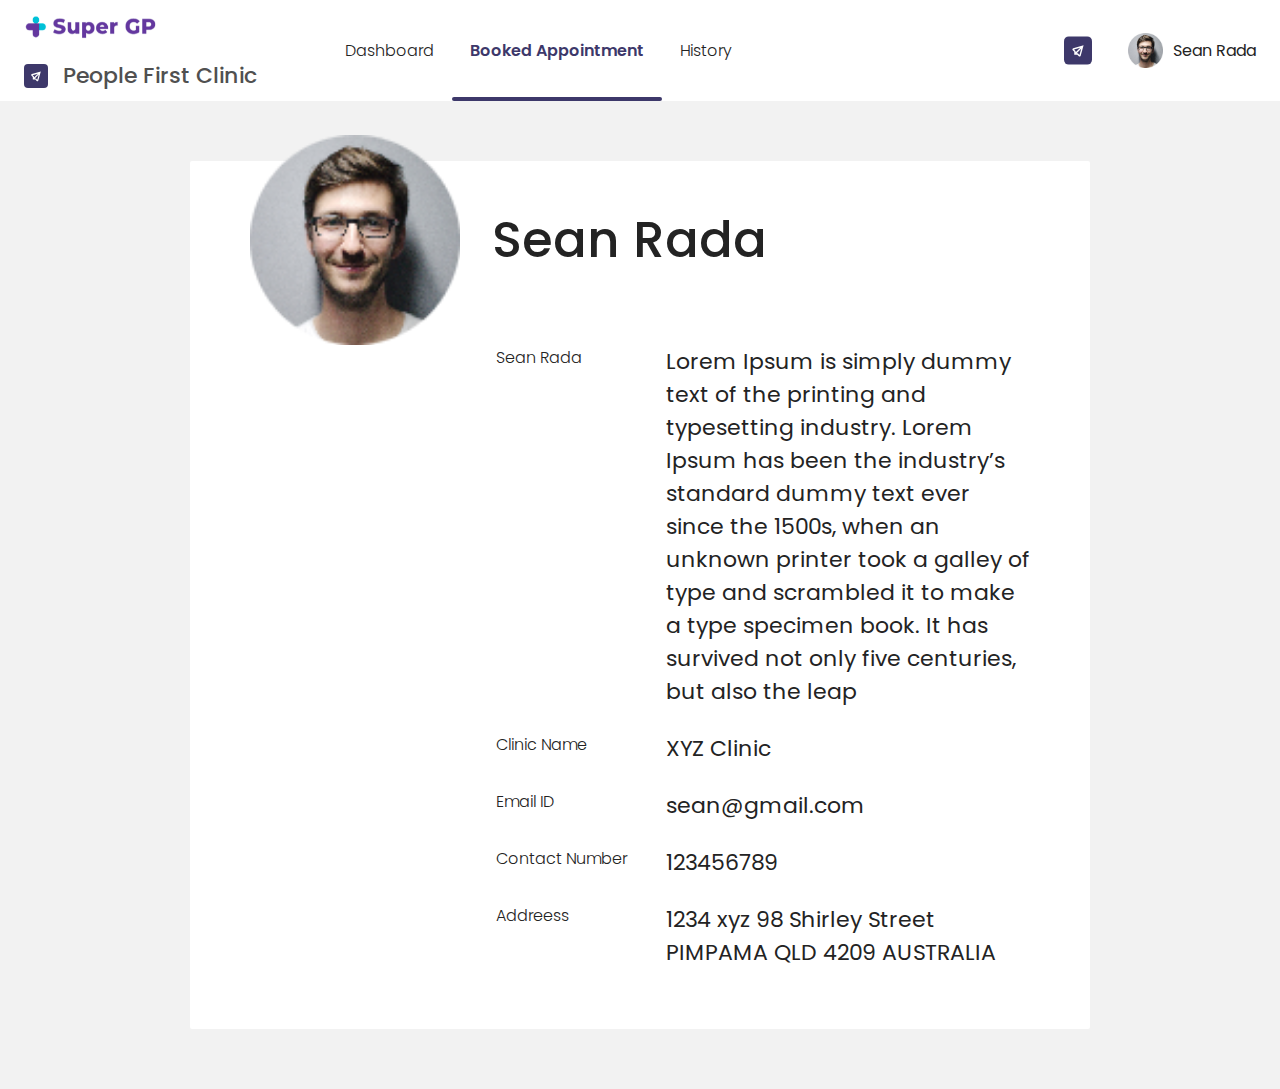
<file: index-10.html>
<!DOCTYPE html>
<html lang="en">
    <head>
        <meta charset="UTF-8">
        <meta name="viewport" content="width=device-width, initial-scale=1.0">
        <link rel="stylesheet" href="style.css">
        <link rel="preconnect" href="https://fonts.googleapis.com">
        <link rel="preconnect" href="https://fonts.gstatic.com" crossorigin>
        <link rel="preconnect" href="https://fonts.googleapis.com">
        <link rel="preconnect" href="https://fonts.gstatic.com" crossorigin>
        <link rel="preconnect" href="https://fonts.googleapis.com">
        <link rel="preconnect" href="https://fonts.gstatic.com" crossorigin>
        <link href="https://fonts.googleapis.com/css2?family=Poppins:wght@300;400;500;600;800&display=swap" rel="stylesheet">
        <title>Gp flow</title>
    </head>
    <body>
        <!-- header  -->
        <header class="header flex justify-between items-center bg-white">
            <div class="flex items-center">
                <div class="logo-wrapper">
                    <img
                        class="logo"
                        width="134px"
                        height="35px"
                        src="./assets/images/logo.png"
                        alt=""
                    >
                    <div class="flex items-center">
                        <img
                            class="mr-15"
                            width="24px"
                            height="24px"
                            src="./assets/images/send-cta.svg"
                            alt=""
                        >
                        <p class="text-grey1 text-22 font-semibold">People First Clinic</p>
                    </div>
                </div>
                <div class="flex links-wrapper">
                    <div class="link">
                        <a href="wwww.google.com">Dashboard</a>
                        <div class="bottom-line"></div>
                    </div>
                    <div class="link active">
                        <a href="wwww.google.com">Booked Appointment</a>
                        <div class="bottom-line"></div>
                    </div>
                    <div class="link">
                        <a href="wwww.google.com">History</a>
                        <div class="bottom-line"></div>
                    </div>
                </div>
            </div>
            <div class="flex items-center ml-10">
                <img
                    width="28px"
                    height="31px"
                    src="./assets/images/send-cta.svg"
                    alt=""
                >
                <img
                    class="user-icon"
                    width="35px"
                    height="35px"
                    src="./assets/images/chat-profile.png"
                    alt=""
                >
                <p class="text-grey text-base ml-10">Sean Rada</p>
            </div>
        </header>
        <!-- user detail page-10 -->
        <section class="user-detail-wrapper flex justify-center items-center">
            <div class="user-detail">
                <div class="flex items-center user-name-wrapper">
                    <img
                        src="/assets/images/chat-profile.png"
                        width="210px"
                        height="210px"
                        alt=""
                        class="shrink-0"
                    >
                    <p class="text-grey user-name font-semibold">Sean Rada</p>
                </div>
                <div class="user-detail-text-wrapper">
                    <div class="flex">
                        <p class="text-grey text-base font-thin user-detail-label">Sean Rada</p>
                        <p class="text-grey text-22 font-normal user-detail-text">Lorem Ipsum is simply dummy text of the printing and typesetting industry. Lorem Ipsum has been the industry’s standard dummy text ever since the 1500s, when an unknown printer took a galley of type and scrambled it to make a type specimen book. It has survived not only five centuries, but also the leap</p>
                    </div>
                    <div class="flex mt-24">
                        <p class="text-grey text-base font-thin user-detail-label">Clinic Name</p>
                        <p class="text-grey text-22 font-normal user-detail-text">XYZ Clinic</p>
                    </div>
                    <div class="flex mt-24">
                        <p class="text-grey text-base font-thin user-detail-label">Email ID</p>
                        <p class="text-grey text-22 font-normal user-detail-text">sean@gmail.com</p>
                    </div>
                    <div class="flex mt-24">
                        <p class="text-grey text-base font-thin user-detail-label">Contact Number</p>
                        <p class="text-grey text-22 font-normal user-detail-text">123456789</p>
                    </div>
                    <div class="flex mt-24">
                        <p class="text-grey text-base font-thin user-detail-label">Addreess</p>
                        <p class="text-grey text-22 font-normal user-detail-text">1234 xyz 98 Shirley Street PIMPAMA QLD 4209 AUSTRALIA</p>
                    </div>
                </div>
            </div>
        </section>
    </body>
</html>
</file>
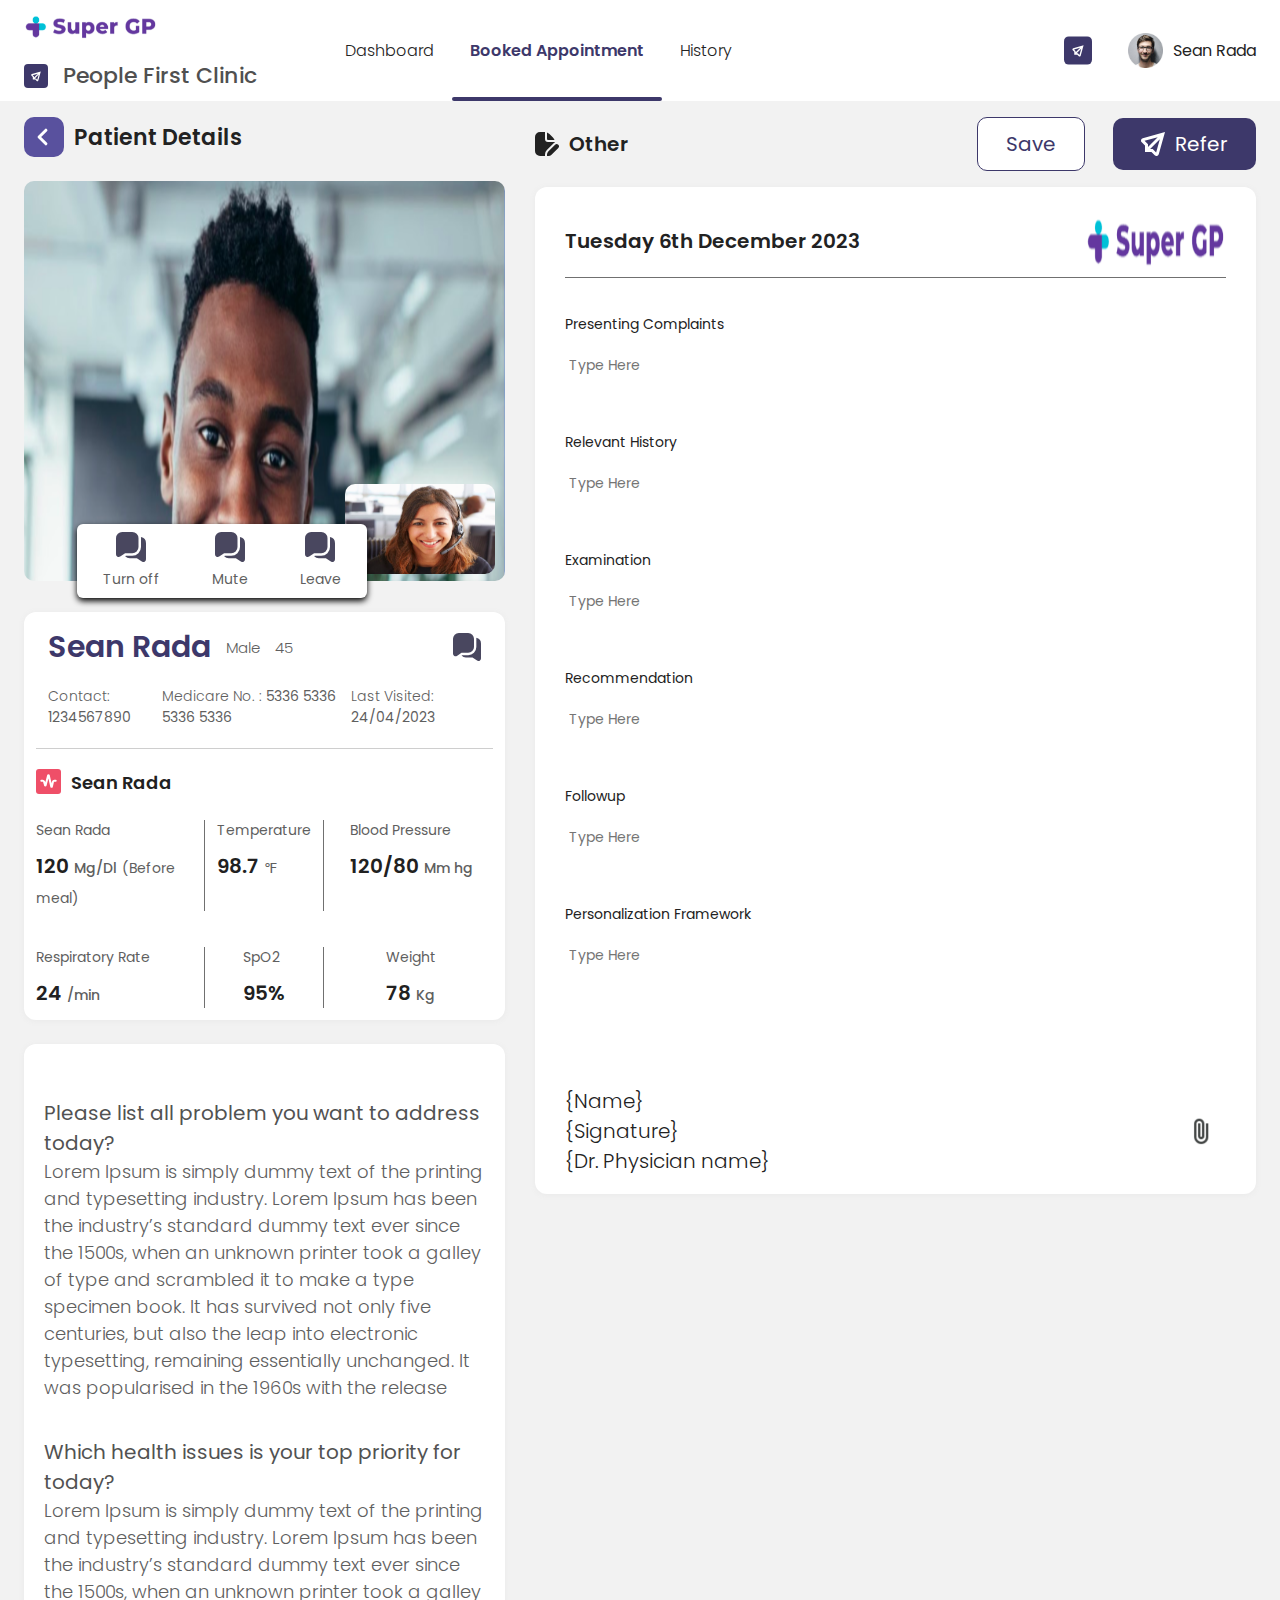
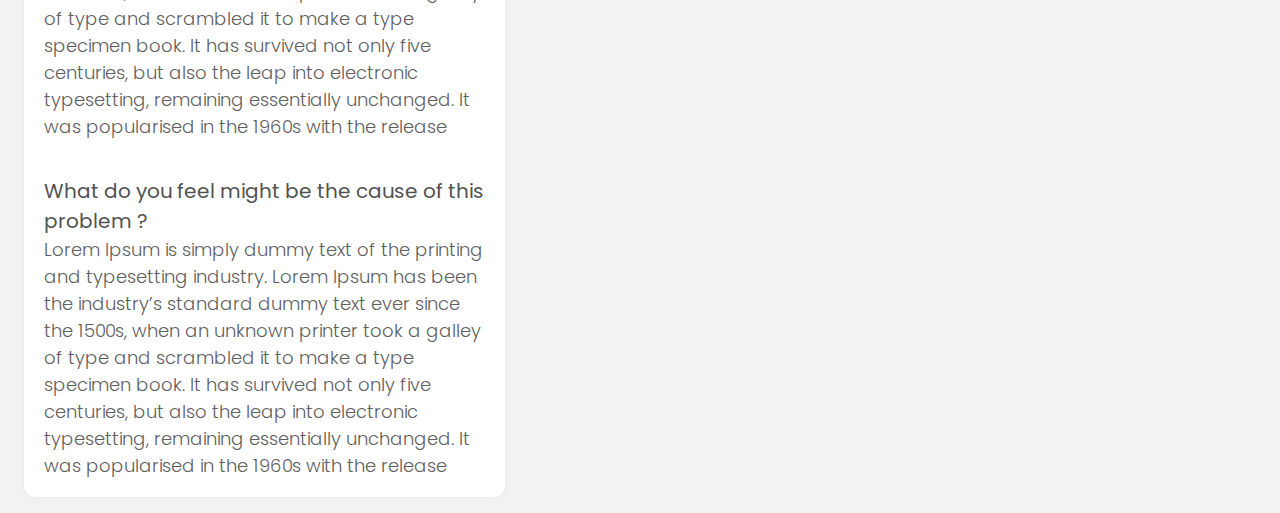
<file: index-11.html>
<!DOCTYPE html>
<html lang="en">
    <head>
        <meta charset="UTF-8">
        <meta name="viewport" content="width=device-width, initial-scale=1.0">
        <link rel="stylesheet" href="style.css">
        <link rel="preconnect" href="https://fonts.googleapis.com">
        <link rel="preconnect" href="https://fonts.gstatic.com" crossorigin>
        <link rel="preconnect" href="https://fonts.googleapis.com">
        <link rel="preconnect" href="https://fonts.gstatic.com" crossorigin>
        <link rel="preconnect" href="https://fonts.googleapis.com">
        <link rel="preconnect" href="https://fonts.gstatic.com" crossorigin>
        <link href="https://fonts.googleapis.com/css2?family=Poppins:wght@300;400;500;600;800&display=swap" rel="stylesheet">
        <title>Gp flow</title>
    </head>
    <body>
        <!-- header  -->
        <header class="header flex justify-between items-center bg-white">
            <div class="flex items-center">
                <div class="logo-wrapper">
                    <img
                        class="logo"
                        width="134px"
                        height="35px"
                        src="./assets/images/logo.png"
                        alt=""
                    >
                    <div class="flex items-center">
                        <img
                            class="mr-15"
                            width="24px"
                            height="24px"
                            src="./assets/images/send-cta.svg"
                            alt=""
                        >
                        <p class="text-grey1 text-22 font-semibold">People First Clinic</p>
                    </div>
                </div>
                <div class="flex links-wrapper">
                    <div class="link">
                        <a href="wwww.google.com">Dashboard</a>
                        <div class="bottom-line"></div>
                    </div>
                    <div class="link active">
                        <a href="wwww.google.com">Booked Appointment</a>
                        <div class="bottom-line"></div>
                    </div>
                    <div class="link">
                        <a href="wwww.google.com">History</a>
                        <div class="bottom-line"></div>
                    </div>
                </div>
            </div>
            <div class="flex items-center ml-10">
                <img
                    width="28px"
                    height="31px"
                    src="./assets/images/send-cta.svg"
                    alt=""
                >
                <img
                    class="user-icon"
                    width="35px"
                    height="35px"
                    src="./assets/images/chat-profile.png"
                    alt=""
                >
                <p class="text-grey text-base ml-10">Sean Rada</p>
            </div>
        </header>
       <!-- patient detail page-9 -->
        <section class="bg-grey1 patient-detail-wrapper flex">
            <div class="left-section">
                <div class="flex items-center">
                    <img
                        class="pointer"
                        width="40px"
                        height="40px"
                        src="./assets/images/arrow-left-purple.svg"
                        alt=""
                    >
                    <p class="text-grey2 text-22 font-bold ml-10">Patient Details</p>
                </div>
                <div class="video-call-wrapper">
                    <img
                        class="video-first"
                        width="100%"
                        height="400px"
                        src="./assets/images/video1.png"
                        alt=""
                    >
                    <img
                        class="video-second"
                        width="150px"
                        height="90px"
                        src="./assets/images/video2.png"
                        alt=""
                    >
                    <div class="video-btn-wrapper flex items-center">
                        <div class="text-center video-btn">
                            <img
                                width="30px"
                                height="30px"
                                src="./assets/images/messages.svg"
                                alt=""
                            >
                            <p class="text-grey3 text-xs font-normal">Turn off</p>
                        </div>
                        <div class="text-center video-btn">
                            <img
                                width="30px"
                                height="30px"
                                src="./assets/images/messages.svg"
                                alt=""
                            >
                            <p class="text-grey3 text-xs font-normal">Mute</p>
                        </div>
                        <div class="text-center video-btn">
                            <img
                                width="30px"
                                height="30px"
                                src="./assets/images/messages.svg"
                                alt=""
                            >
                            <p class="text-grey3 text-xs font-normal">Leave</p>
                        </div>
                    </div>
                </div>
                <div class="bg-white detail-left-first mt-24">
                    <div class="px-12">
                        <div class="flex items-center justify-between">
                            <div class="flex items-center">
                                <p class="text-purple text-30 font-bold mr-15">Sean Rada</p>
                                <p class="text-grey3 text-15 font-thin">
                                    Male
                                    <span class="ml-10">45</span>
                                </p>
                            </div>
                            <img
                                class="pointer"
                                width="28px"
                                height="28px"
                                src="./assets/images/messages.svg"
                                alt=""
                            >
                        </div>
                        <div class="flex items-center justify-between mt-16">
                            <p class="text-grey3 text-xs font-thin">
                                Contact:
                                <span class="font-normal">1234567890</span>
                            </p>
                            <p class="text-grey3 text-xs font-thin">
                                Medicare No. :
                                <span class="font-normal">5336 5336 5336 5336</span>
                            </p>
                            <p class="text-grey3 text-xs font-thin">
                                Last Visited:
                                <span class="font-normal">24/04/2023</span>
                            </p>
                        </div>
                    </div>
                    <div class="divider"></div>
                    <div class="flex">
                        <img
                            class="pointer"
                            width="25px"
                            height="25px"
                            src="./assets/images/vital.svg"
                            alt=""
                        >
                        <p class="text-grey4 text-18 font-bold ml-10">Sean Rada</p>
                    </div>
                    <div class="flex mt-24">
                        <div class="vital-first">
                            <div>
                                <p class="text-grey3 text-xs font-normal mb-10">Sean Rada</p>
                                <p class="text-grey4 text-20 font-bold">
                                    120
                                    <span class="text-grey3 text-xs font-semibold">Mg/Dl</span>
                                    <span class="text-grey3 text-xs font-normal">(Before meal)</span>
                                </p>
                            </div>
                        </div>
                        <div class="flex justify-center vital-second">
                            <div>
                                <p class="text-grey3 text-xs font-normal mb-10">Temperature</p>
                                <p class="text-grey4 text-20 font-bold">
                                    98.7
                                    <span class="text-grey3 text-xs font-semibold">&#8457;</span>
                                </p>
                            </div>
                        </div>
                        <div class="flex justify-center vital-third">
                            <div>
                                <p class="text-grey3 text-xs font-normal mb-10">Blood Pressure</p>
                                <p class="text-grey4 text-20 font-bold">
                                    120/80
                                    <span class="text-grey3 text-xs font-semibold">Mm hg</span>
                                </p>
                            </div>
                        </div>
                    </div>
                    <div class="flex mt-36">
                        <div class="vital-first">
                            <div>
                                <p class="text-grey3 text-xs font-normal mb-10">Respiratory Rate</p>
                                <p class="text-grey4 text-20 font-bold">
                                    24
                                    <span class="text-grey3 text-xs font-semibold">/min</span>
                                </p>
                            </div>
                        </div>
                        <div class="flex justify-center vital-second">
                            <div>
                                <p class="text-grey3 text-xs font-normal mb-10">SpO2</p>
                                <p class="text-grey4 text-20 font-bold">95%</p>
                            </div>
                        </div>
                        <div class="flex justify-center vital-third">
                            <div>
                                <p class="text-grey3 text-xs font-normal mb-10">Weight</p>
                                <p class="text-grey4 text-20 font-bold">
                                    78
                                    <span class="text-grey3 text-xs font-semibold">Kg</span>
                                </p>
                            </div>
                        </div>
                    </div>
                </div>
                <div class="detail-left-second bg-white">
                    <div class="mt-36">
                        <p class="text-grey5 text-20 font-normal">Please list all problem you want to address today?</p>
                        <p class="text-grey3 text-18 font-thin">Lorem Ipsum is simply dummy text of the printing and typesetting industry. Lorem Ipsum has been the industry’s standard dummy text ever since the 1500s, when an unknown printer took a galley of type and scrambled it to make a type specimen book. It has survived not only five centuries, but also the leap into electronic typesetting, remaining essentially unchanged. It was popularised in the 1960s with the release</p>
                    </div>
                    <div class="mt-36">
                        <p class="text-grey5 text-20 font-normal">Which health issues is your top priority for today?</p>
                        <p class="text-grey3 text-18 font-thin">Lorem Ipsum is simply dummy text of the printing and typesetting industry. Lorem Ipsum has been the industry’s standard dummy text ever since the 1500s, when an unknown printer took a galley of type and scrambled it to make a type specimen book. It has survived not only five centuries, but also the leap into electronic typesetting, remaining essentially unchanged. It was popularised in the 1960s with the release</p>
                    </div>
                    <div class="mt-36">
                        <p class="text-grey5 text-20 font-normal">What do you feel might be the cause of this problem ?</p>
                        <p class="text-grey3 text-18 font-thin">Lorem Ipsum is simply dummy text of the printing and typesetting industry. Lorem Ipsum has been the industry’s standard dummy text ever since the 1500s, when an unknown printer took a galley of type and scrambled it to make a type specimen book. It has survived not only five centuries, but also the leap into electronic typesetting, remaining essentially unchanged. It was popularised in the 1960s with the release</p>
                    </div>
                </div>
            </div>
            <div class="right-section">
                <form action="/">
                    <div class="flex items-center justify-between">
                        <div class="flex items-center">
                            <img
                                width="24px"
                                height="24px"
                                src="./assets/images/create-letter.svg"
                                alt=""
                            >
                            <p class="text-grey2 text-20 font-bold ml-10">Other</p>
                        </div>
                        <div class="flex items-center">
                            <a class="save-btn" href="/">Save</a>
                            <a class="refer-btn flex items-center" href="/">
                                <img
                                    width="24px"
                                    height="24px"
                                    src="./assets/images/paper-plane.svg"
                                    alt=""
                                >
                                <span class="text-white text-20 ml-10">Refer</span>
                            </a>
                        </div>
                    </div>
                    <div class="form-second-sec bg-white flex flex-col justify-between">
                        <div class="flex flex-col">
                            <div class="flex items-center justify-between form-date">
                                <p class="text-grey2 text-20 font-bold">Tuesday 6th December 2023</p>
                                <img
                                    width="140px"
                                    height="72px"
                                    src="./assets/images/logo.png"
                                    alt=""
                                >
                            </div>
                            <div class="mt-36">
                                <p class="text-grey2 text-xs font-normal">Presenting Complaints</p>
                                <input class="input text-grey2 text-xs font-normal" type="text" placeholder="Type Here">
                            </div>
                            <div class="mt-36">
                                <p class="text-grey2 text-xs font-normal">Relevant History</p>
                                <input class="input text-grey2 text-xs font-normal" type="text" placeholder="Type Here">
                            </div>
                            
                            <div class="mt-36">
                                <p class="text-grey2 text-xs font-normal">Examination</p>
                                <input class="input text-grey2 text-xs font-normal" type="text" placeholder="Type Here">
                            </div>

                            <div class="mt-36">
                                <p class="text-grey2 text-xs font-normal">Recommendation</p>
                                <input class="input text-grey2 text-xs font-normal" type="text" placeholder="Type Here">
                            </div>

                            <div class="mt-36">
                                <p class="text-grey2 text-xs font-normal">Followup</p>
                                <input class="input text-grey2 text-xs font-normal" type="text" placeholder="Type Here">
                            </div>

                            <div class="mt-36">
                                <p class="text-grey2 text-xs font-normal">Personalization Framework</p>
                                <input class="input text-grey2 text-xs font-normal" type="text" placeholder="Type Here">
                            </div>
                        </div>

                        <div class="flex items-center justify-between mt-100">
                            <p class="text-grey2 text-20 font-thin">
                                {Name}
                                <br>
                                {Signature}
                                <br>
                                {Dr. Physician name}
                            </p>
                            <img
                                width="45px"
                                height="58px"
                                src="./assets/images/attachment.png"
                                alt=""
                            >
                        </div>
                    </div>
                </form>
            </div>
        </section>
        
    </body>
</html>
</file>
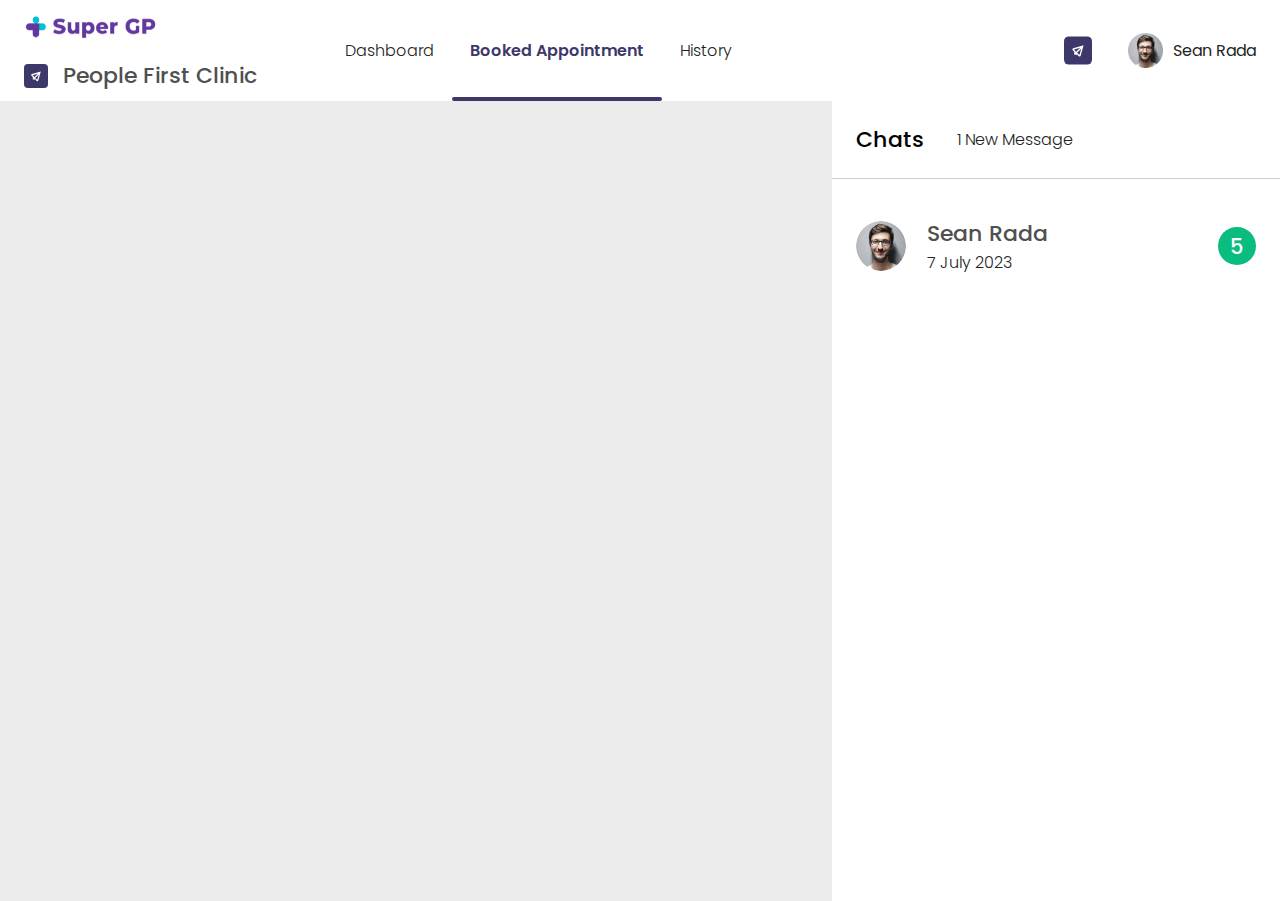
<file: index-12.html>
<!DOCTYPE html>
<html lang="en">
    <head>
        <meta charset="UTF-8">
        <meta name="viewport" content="width=device-width, initial-scale=1.0">
        <link rel="stylesheet" href="style.css">
        <link rel="preconnect" href="https://fonts.googleapis.com">
        <link rel="preconnect" href="https://fonts.gstatic.com" crossorigin>
        <link rel="preconnect" href="https://fonts.googleapis.com">
        <link rel="preconnect" href="https://fonts.gstatic.com" crossorigin>
        <link rel="preconnect" href="https://fonts.googleapis.com">
        <link rel="preconnect" href="https://fonts.gstatic.com" crossorigin>
        <link href="https://fonts.googleapis.com/css2?family=Poppins:wght@300;400;500;600;800&display=swap" rel="stylesheet">
        <title>Gp flow</title>
    </head>
    <body>
        <!-- header  -->
        <header class="header flex justify-between items-center bg-white">
            <div class="flex items-center">
                <div class="logo-wrapper">
                    <img
                        class="logo"
                        width="134px"
                        height="35px"
                        src="./assets/images/logo.png"
                        alt=""
                    >
                    <div class="flex items-center">
                        <img
                            class="mr-15"
                            width="24px"
                            height="24px"
                            src="./assets/images/send-cta.svg"
                            alt=""
                        >
                        <p class="text-grey1 text-22 font-semibold">People First Clinic</p>
                    </div>
                </div>
                <div class="flex links-wrapper">
                    <div class="link">
                        <a href="wwww.google.com">Dashboard</a>
                        <div class="bottom-line"></div>
                    </div>
                    <div class="link active">
                        <a href="wwww.google.com">Booked Appointment</a>
                        <div class="bottom-line"></div>
                    </div>
                    <div class="link">
                        <a href="wwww.google.com">History</a>
                        <div class="bottom-line"></div>
                    </div>
                </div>
            </div>
            <div class="flex items-center ml-10">
                <img
                    width="28px"
                    height="31px"
                    src="./assets/images/send-cta.svg"
                    alt=""
                >
                <img
                    class="user-icon"
                    width="35px"
                    height="35px"
                    src="./assets/images/chat-profile.png"
                    alt=""
                >
                <p class="text-grey text-base ml-10">Sean Rada</p>
            </div>
        </header>
        <!-- chat ui page-12 -->
        <section class="bg-grey2 h-full-calc">
            <div class="chat-wrapper h-full">
                <div class="chat-heading flex items-center">
                    <p class="text-black text-22 leading-33 font-semibold">Chats</p>
                    <p class="text-grey text-base leading-33 font-thin message">1 New Message</p>
                </div>
                <div class="chat-user ">
                    <div class="flex items-center justify-between">
                        <div class="flex items-center">
                            <img class="chat-profile" src="./assets/images/chat-profile.png" alt="">
                            <div>
                                <p class="text-22 text-grey1 leading-33 font-semibold">Sean Rada</p>
                                <p class="text-grey text-base font-thin">7 July 2023</p>
                            </div>
                        </div>
                        <div class="chat-notification flex items-center justify-center">
                            <span class="text-white text-21 font-semibold">5</span>
                        </div>
                    </div>
                </div>
            </div>
        </section>
    </body>
</html>
</file>
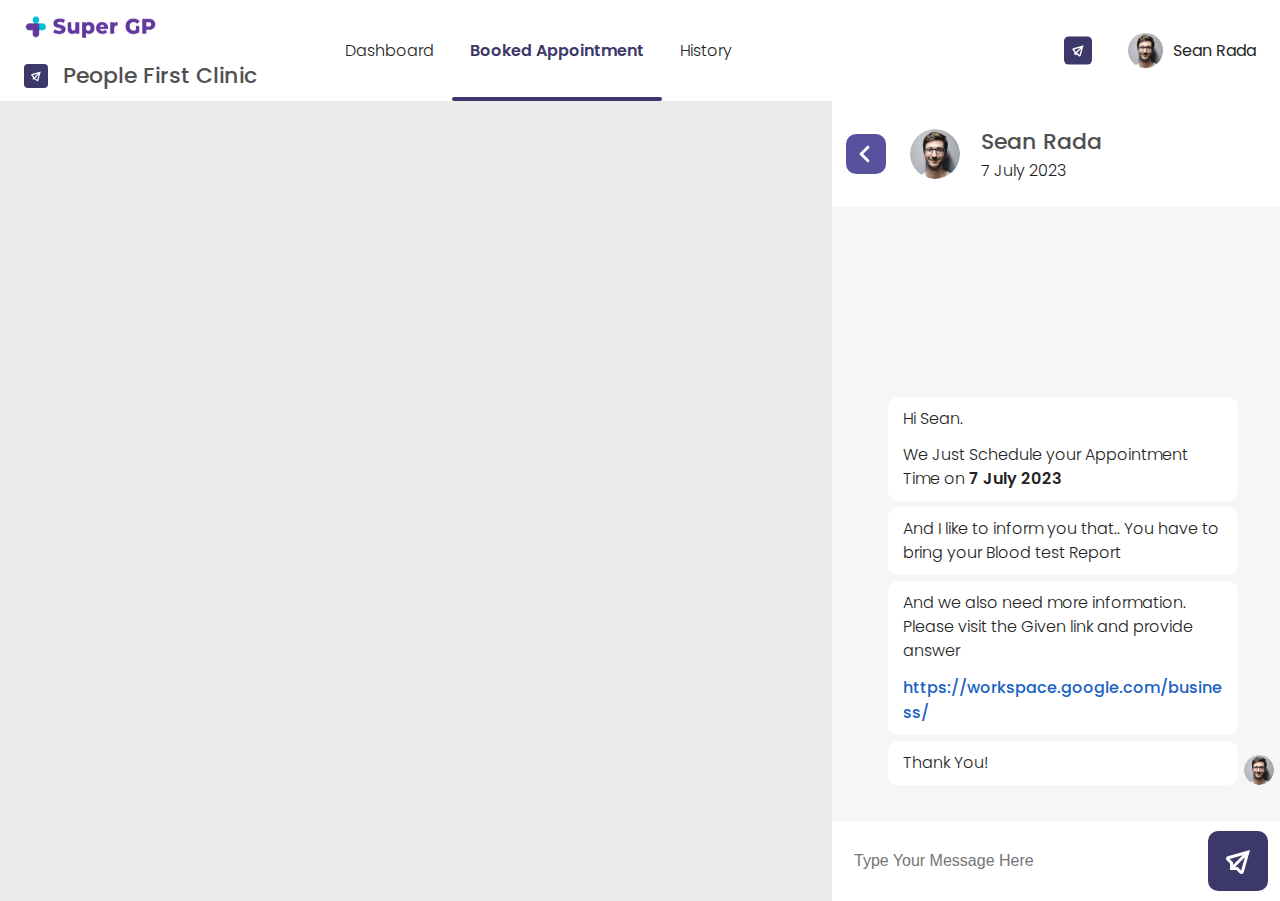
<file: index-13.html>
<!DOCTYPE html>
<html lang="en">
    <head>
        <meta charset="UTF-8">
        <meta name="viewport" content="width=device-width, initial-scale=1.0">
        <link rel="stylesheet" href="style.css">
        <link rel="preconnect" href="https://fonts.googleapis.com">
        <link rel="preconnect" href="https://fonts.gstatic.com" crossorigin>
        <link rel="preconnect" href="https://fonts.googleapis.com">
        <link rel="preconnect" href="https://fonts.gstatic.com" crossorigin>
        <link rel="preconnect" href="https://fonts.googleapis.com">
        <link rel="preconnect" href="https://fonts.gstatic.com" crossorigin>
        <link href="https://fonts.googleapis.com/css2?family=Poppins:wght@300;400;500;600;800&display=swap" rel="stylesheet">
        <title>Gp flow</title>
    </head>
    <body>
        <!-- header  -->
        <header class="header flex justify-between items-center bg-white">
            <div class="flex items-center">
                <div class="logo-wrapper">
                    <img
                        class="logo"
                        width="134px"
                        height="35px"
                        src="./assets/images/logo.png"
                        alt=""
                    >
                    <div class="flex items-center">
                        <img
                            class="mr-15"
                            width="24px"
                            height="24px"
                            src="./assets/images/send-cta.svg"
                            alt=""
                        >
                        <p class="text-grey1 text-22 font-semibold">People First Clinic</p>
                    </div>
                </div>
                <div class="flex links-wrapper">
                    <div class="link">
                        <a href="wwww.google.com">Dashboard</a>
                        <div class="bottom-line"></div>
                    </div>
                    <div class="link active">
                        <a href="wwww.google.com">Booked Appointment</a>
                        <div class="bottom-line"></div>
                    </div>
                    <div class="link">
                        <a href="wwww.google.com">History</a>
                        <div class="bottom-line"></div>
                    </div>
                </div>
            </div>
            <div class="flex items-center ml-10">
                <img
                    width="28px"
                    height="31px"
                    src="./assets/images/send-cta.svg"
                    alt=""
                >
                <img
                    class="user-icon"
                    width="35px"
                    height="35px"
                    src="./assets/images/chat-profile.png"
                    alt=""
                >
                <p class="text-grey text-base ml-10">Sean Rada</p>
            </div>
        </header>
        <!-- chat ui page-13 -->
        <section class="bg-grey2 h-full-calc">
            <div class="chat-wrapper">
                <div class="bg-grey h-full flex flex-col justify-between">
                    <div class="chat-user-open flex items-center bg-white">
                        <div class="chat-back-btn">
                            <img src="./assets/images/arrow-left-purple.svg" alt="">
                        </div>
                        <img class="chat-profile" src="./assets/images/chat-profile.png" alt="">
                        <div>
                            <p class="text-22 text-grey1 leading-33 font-semibold">Sean Rada</p>
                            <p class="text-grey text-base font-thin">7 July 2023</p>
                        </div>
                    </div>
                    <div class="overflow-auto">
                        <div class="chat-msg-wrapper flex items-end">
                            <div>
                                <div class="chat-msg-card bg-white">
                                    <p class="text-grey text-base leading-24 mb-12 font-thin">Hi Sean.</p>
                                    <p class="text-grey text-base leading-24 font-thin">
                                        We Just Schedule your Appointment Time on
                                        <span class="font-bold leading-24"> 7 July 2023</span>
                                    </p>
                                </div>
                                <div class="chat-msg-card bg-white">
                                    <p class="text-grey text-base leading-24 font-thin">And I like to inform you that.. You have to bring your Blood test Report</p>
                                </div>
                                <div class="chat-msg-card bg-white">
                                    <p class="text-grey text-base leading-24 mb-12 font-thin">And we also need more information. Please visit the Given link and provide answer</p>
                                    <a class="text-blue text-base leading-24 font-semibold break-word" href="www.google.com">https://workspace.google.com/business/</a>
                                </div>
                                <div class="chat-msg-card bg-white">
                                    <p class="text-grey text-base leading-24 font-thin">Thank You!</p>
                                </div>
                            </div>
                            <img src="./assets/images/chat-profile.png" alt="">
                        </div>
                        <div class="input-text-wrapper">
                            <input placeholder="Type Your Message Here" type="text">
                            <div class="send-btn">
                                <img src="./assets/images/send-cta.svg" alt="">
                            </div>
                        </div>
                    </div>
                </div>
            </div>
        </section>
    </body>
</html>
</file>
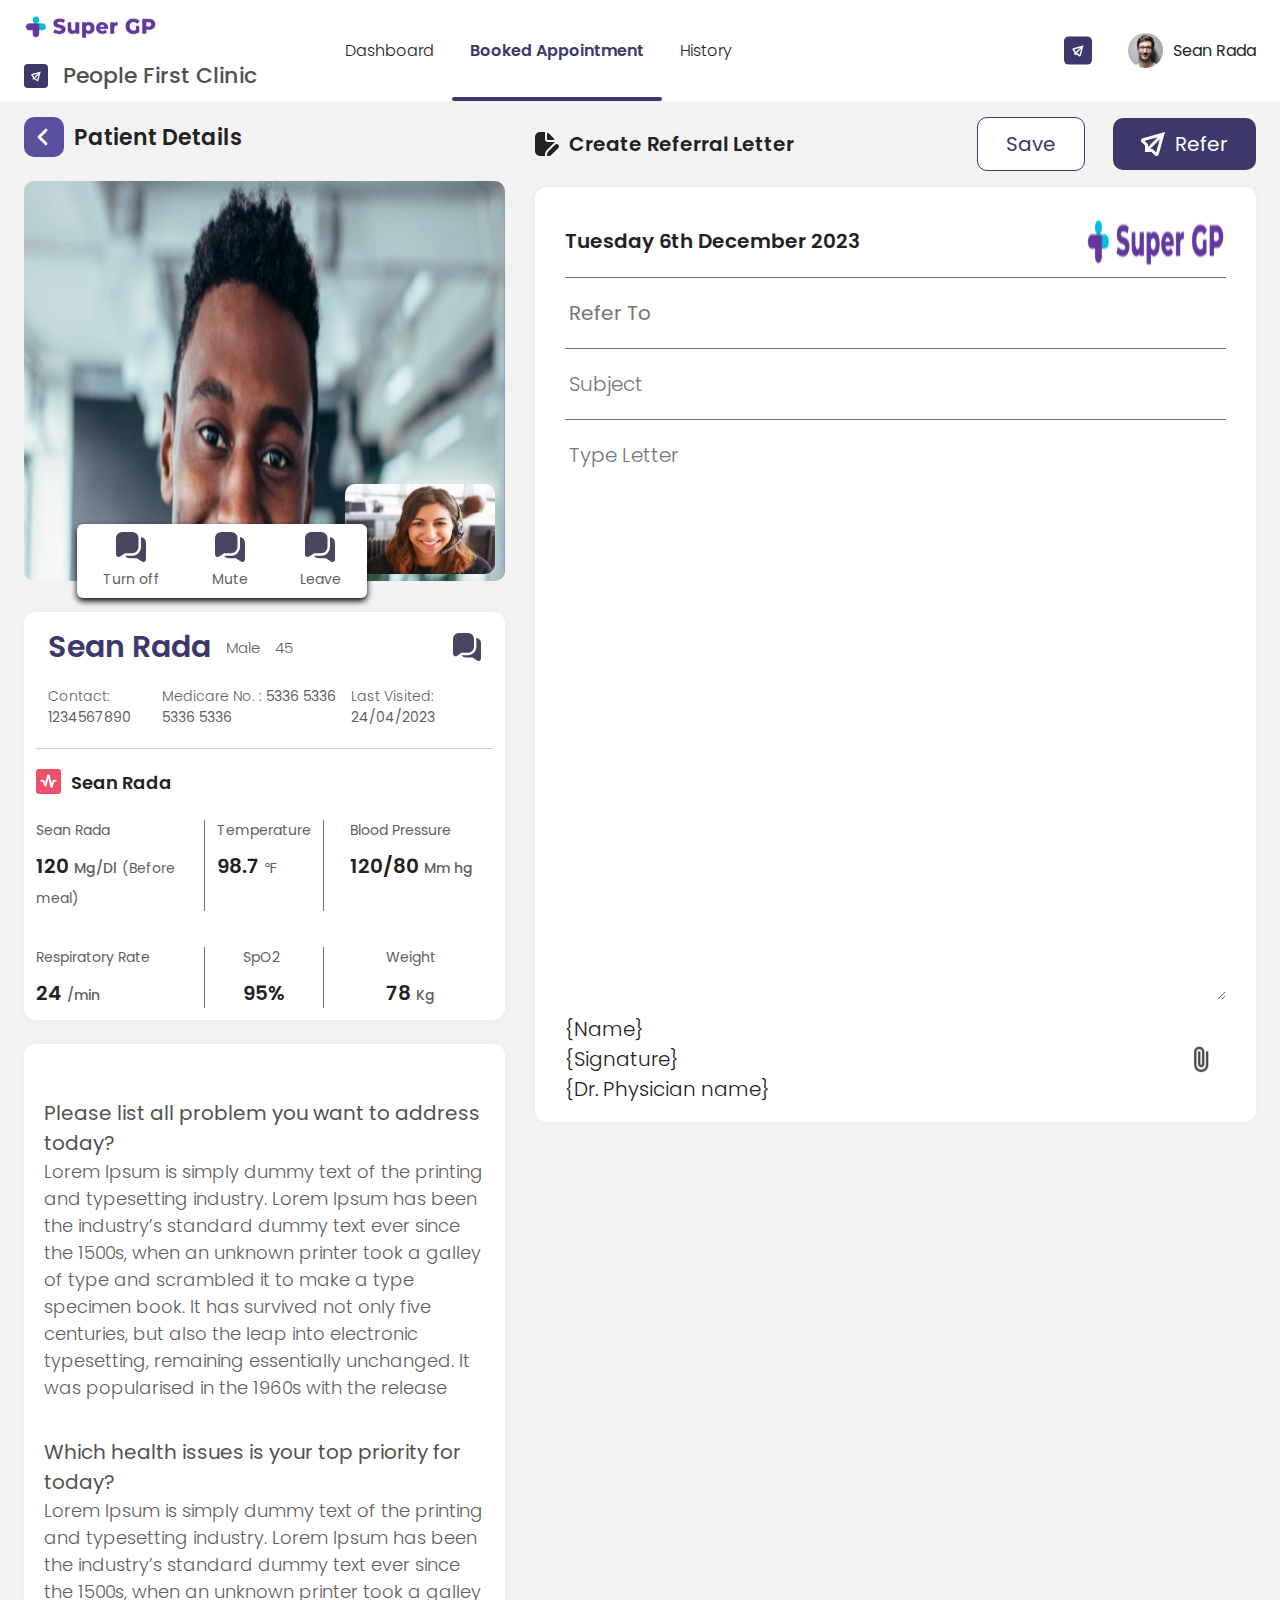
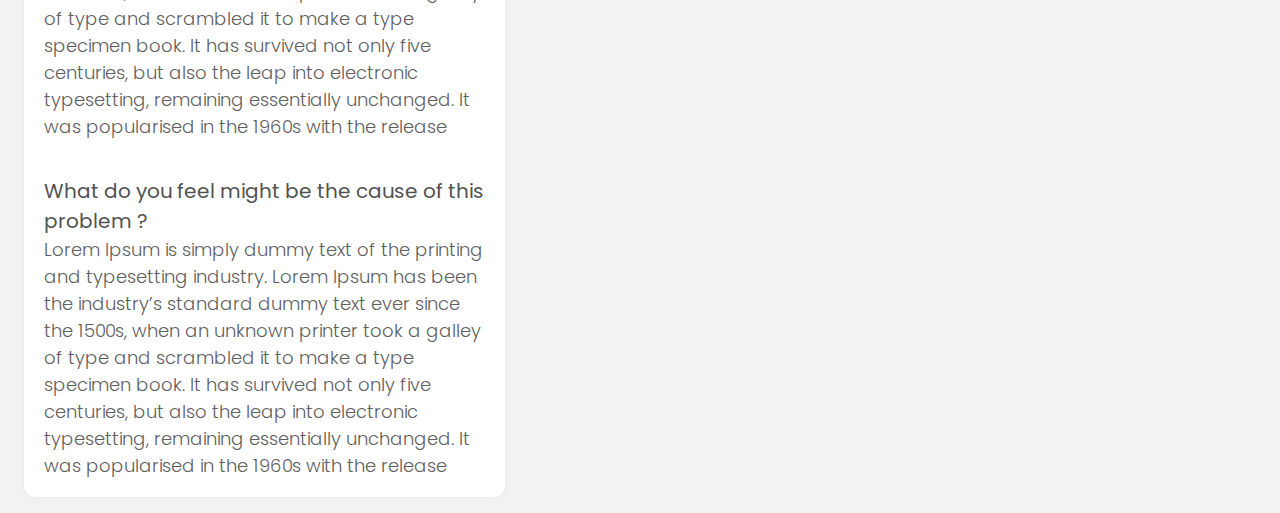
<file: index-3.html>
<!DOCTYPE html>
<html lang="en">
    <head>
        <meta charset="UTF-8">
        <meta name="viewport" content="width=device-width, initial-scale=1.0">
        <link rel="stylesheet" href="style.css">
        <link rel="preconnect" href="https://fonts.googleapis.com">
        <link rel="preconnect" href="https://fonts.gstatic.com" crossorigin>
        <link rel="preconnect" href="https://fonts.googleapis.com">
        <link rel="preconnect" href="https://fonts.gstatic.com" crossorigin>
        <link rel="preconnect" href="https://fonts.googleapis.com">
        <link rel="preconnect" href="https://fonts.gstatic.com" crossorigin>
        <link href="https://fonts.googleapis.com/css2?family=Poppins:wght@300;400;500;600;800&display=swap" rel="stylesheet">
        <title>Gp flow</title>
    </head>
    <body>
        <!-- header  -->
        <header class="header flex justify-between items-center bg-white">
            <div class="flex items-center">
                <div class="logo-wrapper">
                    <img
                        class="logo"
                        width="134px"
                        height="35px"
                        src="./assets/images/logo.png"
                        alt=""
                    >
                    <div class="flex items-center">
                        <img
                            class="mr-15"
                            width="24px"
                            height="24px"
                            src="./assets/images/send-cta.svg"
                            alt=""
                        >
                        <p class="text-grey1 text-22 font-semibold">People First Clinic</p>
                    </div>
                </div>
                <div class="flex links-wrapper">
                    <div class="link">
                        <a href="wwww.google.com">Dashboard</a>
                        <div class="bottom-line"></div>
                    </div>
                    <div class="link active">
                        <a href="wwww.google.com">Booked Appointment</a>
                        <div class="bottom-line"></div>
                    </div>
                    <div class="link">
                        <a href="wwww.google.com">History</a>
                        <div class="bottom-line"></div>
                    </div>
                </div>
            </div>
            <div class="flex items-center ml-10">
                <img
                    width="28px"
                    height="31px"
                    src="./assets/images/send-cta.svg"
                    alt=""
                >
                <img
                    class="user-icon"
                    width="35px"
                    height="35px"
                    src="./assets/images/chat-profile.png"
                    alt=""
                >
                <p class="text-grey text-base ml-10">Sean Rada</p>
            </div>
        </header>
        <!-- patient details page-3  -->
        <section class="bg-grey1 patient-detail-wrapper flex">
            <div class="left-section">
                <div class="flex items-center">
                    <img
                        class="pointer"
                        width="40px"
                        height="40px"
                        src="./assets/images/arrow-left-purple.svg"
                        alt=""
                    >
                    <p class="text-grey2 text-22 font-bold ml-10">Patient Details</p>
                </div>
                <div class="video-call-wrapper">
                    <img
                        class="video-first"
                        width="100%"
                        height="400px"
                        src="./assets/images/video1.png"
                        alt=""
                    >
                    <img
                        class="video-second"
                        width="150px"
                        height="90px"
                        src="./assets/images/video2.png"
                        alt=""
                    >
                    <div class="video-btn-wrapper flex items-center">
                        <div class="text-center video-btn">
                            <img
                                width="30px"
                                height="30px"
                                src="./assets/images/messages.svg"
                                alt=""
                            >
                            <p class="text-grey3 text-xs font-normal">Turn off</p>
                        </div>
                        <div class="text-center video-btn">
                            <img
                                width="30px"
                                height="30px"
                                src="./assets/images/messages.svg"
                                alt=""
                            >
                            <p class="text-grey3 text-xs font-normal">Mute</p>
                        </div>
                        <div class="text-center video-btn">
                            <img
                                width="30px"
                                height="30px"
                                src="./assets/images/messages.svg"
                                alt=""
                            >
                            <p class="text-grey3 text-xs font-normal">Leave</p>
                        </div>
                    </div>
                </div>
                <div class="bg-white detail-left-first mt-24">
                    <div class="px-12">
                        <div class="flex items-center justify-between">
                            <div class="flex items-center">
                                <p class="text-purple text-30 font-bold mr-15">Sean Rada</p>
                                <p class="text-grey3 text-15 font-thin">
                                    Male
                                    <span class="ml-10">45</span>
                                </p>
                            </div>
                            <img
                                class="pointer"
                                width="28px"
                                height="28px"
                                src="./assets/images/messages.svg"
                                alt=""
                            >
                        </div>
                        <div class="flex items-center justify-between mt-16">
                            <p class="text-grey3 text-xs font-thin">
                                Contact:
                                <span class="font-normal">1234567890</span>
                            </p>
                            <p class="text-grey3 text-xs font-thin">
                                Medicare No. :
                                <span class="font-normal">5336 5336 5336 5336</span>
                            </p>
                            <p class="text-grey3 text-xs font-thin">
                                Last Visited:
                                <span class="font-normal">24/04/2023</span>
                            </p>
                        </div>
                    </div>
                    <div class="divider"></div>
                    <div class="flex">
                        <img
                            class="pointer"
                            width="25px"
                            height="25px"
                            src="./assets/images/vital.svg"
                            alt=""
                        >
                        <p class="text-grey4 text-18 font-bold ml-10">Sean Rada</p>
                    </div>
                    <div class="flex mt-24">
                        <div class="vital-first">
                            <div>
                                <p class="text-grey3 text-xs font-normal mb-10">Sean Rada</p>
                                <p class="text-grey4 text-20 font-bold">
                                    120
                                    <span class="text-grey3 text-xs font-semibold">Mg/Dl</span>
                                    <span class="text-grey3 text-xs font-normal">(Before meal)</span>
                                </p>
                            </div>
                        </div>
                        <div class="flex justify-center vital-second">
                            <div>
                                <p class="text-grey3 text-xs font-normal mb-10">Temperature</p>
                                <p class="text-grey4 text-20 font-bold">
                                    98.7
                                    <span class="text-grey3 text-xs font-semibold">&#8457;</span>
                                </p>
                            </div>
                        </div>
                        <div class="flex justify-center vital-third">
                            <div>
                                <p class="text-grey3 text-xs font-normal mb-10">Blood Pressure</p>
                                <p class="text-grey4 text-20 font-bold">
                                    120/80
                                    <span class="text-grey3 text-xs font-semibold">Mm hg</span>
                                </p>
                            </div>
                        </div>
                    </div>
                    <div class="flex mt-36">
                        <div class="vital-first">
                            <div>
                                <p class="text-grey3 text-xs font-normal mb-10">Respiratory Rate</p>
                                <p class="text-grey4 text-20 font-bold">
                                    24
                                    <span class="text-grey3 text-xs font-semibold">/min</span>
                                </p>
                            </div>
                        </div>
                        <div class="flex justify-center vital-second">
                            <div>
                                <p class="text-grey3 text-xs font-normal mb-10">SpO2</p>
                                <p class="text-grey4 text-20 font-bold">95%</p>
                            </div>
                        </div>
                        <div class="flex justify-center vital-third">
                            <div>
                                <p class="text-grey3 text-xs font-normal mb-10">Weight</p>
                                <p class="text-grey4 text-20 font-bold">
                                    78
                                    <span class="text-grey3 text-xs font-semibold">Kg</span>
                                </p>
                            </div>
                        </div>
                    </div>
                </div>
                <div class="detail-left-second bg-white">
                    <div class="mt-36">
                        <p class="text-grey5 text-20 font-normal">Please list all problem you want to address today?</p>
                        <p class="text-grey3 text-18 font-thin">Lorem Ipsum is simply dummy text of the printing and typesetting industry. Lorem Ipsum has been the industry’s standard dummy text ever since the 1500s, when an unknown printer took a galley of type and scrambled it to make a type specimen book. It has survived not only five centuries, but also the leap into electronic typesetting, remaining essentially unchanged. It was popularised in the 1960s with the release</p>
                    </div>
                    <div class="mt-36">
                        <p class="text-grey5 text-20 font-normal">Which health issues is your top priority for today?</p>
                        <p class="text-grey3 text-18 font-thin">Lorem Ipsum is simply dummy text of the printing and typesetting industry. Lorem Ipsum has been the industry’s standard dummy text ever since the 1500s, when an unknown printer took a galley of type and scrambled it to make a type specimen book. It has survived not only five centuries, but also the leap into electronic typesetting, remaining essentially unchanged. It was popularised in the 1960s with the release</p>
                    </div>
                    <div class="mt-36">
                        <p class="text-grey5 text-20 font-normal">What do you feel might be the cause of this problem ?</p>
                        <p class="text-grey3 text-18 font-thin">Lorem Ipsum is simply dummy text of the printing and typesetting industry. Lorem Ipsum has been the industry’s standard dummy text ever since the 1500s, when an unknown printer took a galley of type and scrambled it to make a type specimen book. It has survived not only five centuries, but also the leap into electronic typesetting, remaining essentially unchanged. It was popularised in the 1960s with the release</p>
                    </div>
                </div>
            </div>
            <div class="right-section">
                <form action="/">
                    <div class="flex items-center justify-between">
                        <div class="flex items-center">
                            <img
                                width="24px"
                                height="24px"
                                src="./assets/images/create-letter.svg"
                                alt=""
                            >
                            <p class="text-grey2 text-20 font-bold ml-10">Create Referral Letter</p>
                        </div>
                        <div class="flex items-center">
                            <a class="save-btn" href="/">Save</a>
                            <a class="refer-btn flex items-center" href="/">
                                <img
                                    width="24px"
                                    height="24px"
                                    src="./assets/images/paper-plane.svg"
                                    alt=""
                                >
                                <span class="text-white text-20 ml-10">Refer</span>
                            </a>
                        </div>
                    </div>
                    <div class="form-second-sec bg-white flex flex-col justify-between">
                        <div class="flex flex-col">
                            <div class="flex items-center justify-between form-date">
                                <p class="text-grey2 text-20 font-bold">Tuesday 6th December 2023</p>
                                <img
                                    width="140px"
                                    height="72px"
                                    src="./assets/images/logo.png"
                                    alt=""
                                >
                            </div>
                            <input class="input input-border text-grey2 text-20 font-normal" type="text" placeholder="Refer To">
                            <input class="input input-border text-grey2 text-20 font-thin" type="text" placeholder="Subject">
                            <textarea
                                class="input text-grey2 text-20 font-thin mb-14"
                                name="textarea"
                                id=""
                                cols="30"
                                rows="18"
                                placeholder="Type Letter"
                            ></textarea>
                        </div>
                        <div class="flex items-center justify-between">
                            <p class="text-grey2 text-20 font-thin">
                                {Name}
                                <br>
                                {Signature}
                                <br>
                                {Dr. Physician name}
                            </p>
                            <img
                                width="45px"
                                height="58px"
                                src="./assets/images/attachment.png"
                                alt=""
                            >
                        </div>
                    </div>
                </form>
            </div>
        </section>
    </body>
</html>
</file>
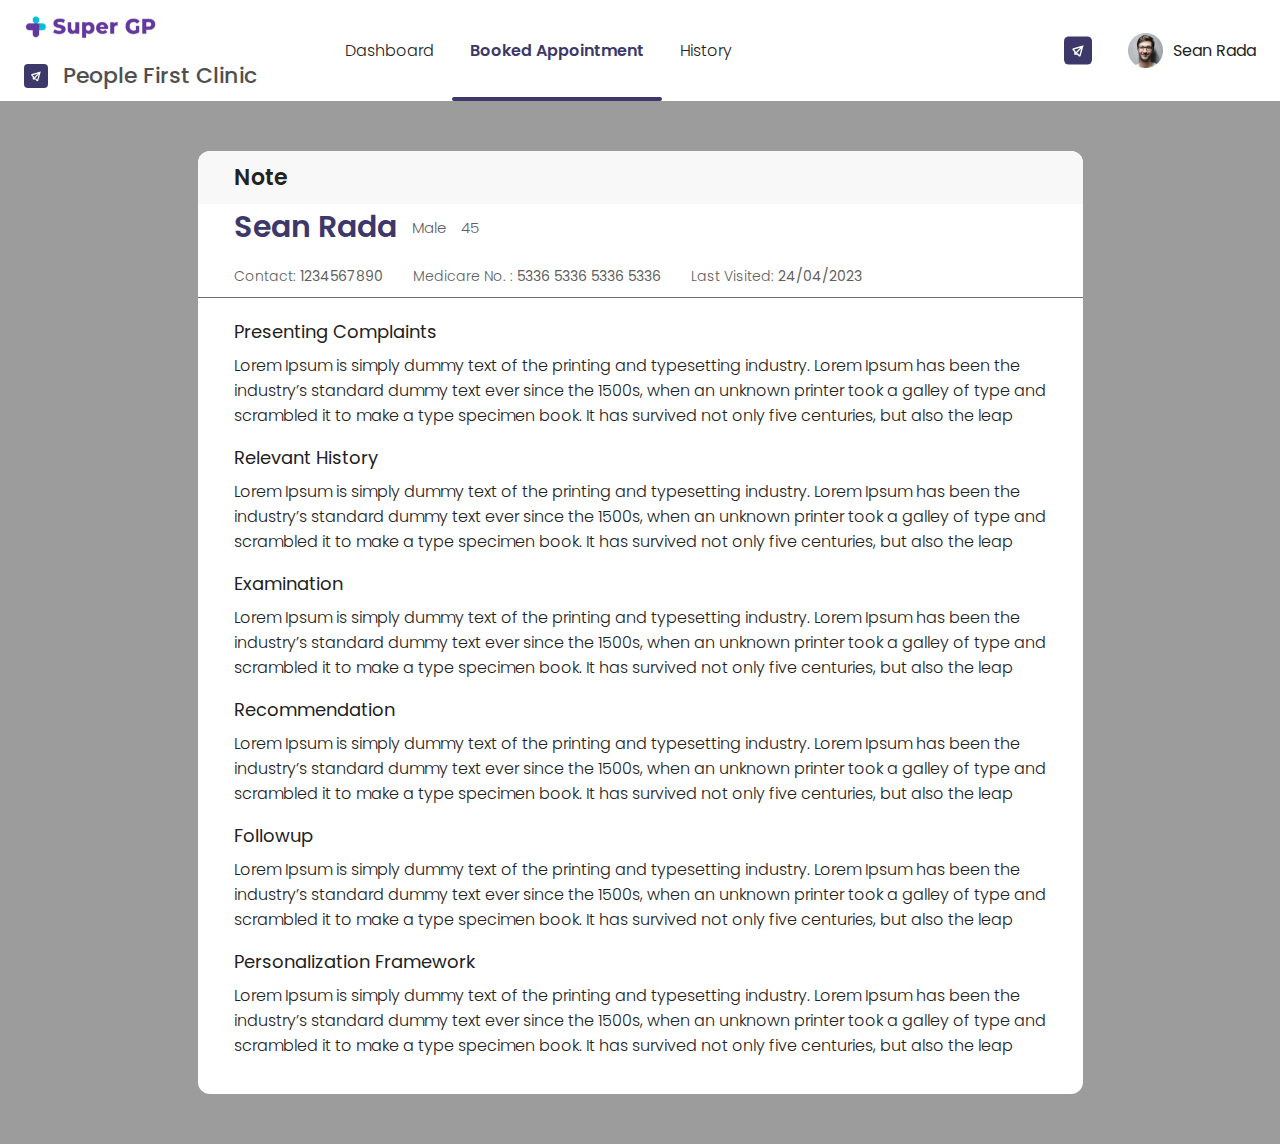
<file: index-6.html>
<!DOCTYPE html>
<html lang="en">
    <head>
        <meta charset="UTF-8">
        <meta name="viewport" content="width=device-width, initial-scale=1.0">
        <link rel="stylesheet" href="style.css">
        <link rel="preconnect" href="https://fonts.googleapis.com">
        <link rel="preconnect" href="https://fonts.gstatic.com" crossorigin>
        <link rel="preconnect" href="https://fonts.googleapis.com">
        <link rel="preconnect" href="https://fonts.gstatic.com" crossorigin>
        <link rel="preconnect" href="https://fonts.googleapis.com">
        <link rel="preconnect" href="https://fonts.gstatic.com" crossorigin>
        <link href="https://fonts.googleapis.com/css2?family=Poppins:wght@300;400;500;600;800&display=swap" rel="stylesheet">
        <title>Gp flow</title>
    </head>
    <body>
        <!-- header  -->
        <header class="header flex justify-between items-center bg-white">
            <div class="flex items-center">
                <div class="logo-wrapper">
                    <img
                        class="logo"
                        width="134px"
                        height="35px"
                        src="./assets/images/logo.png"
                        alt=""
                    >
                    <div class="flex items-center">
                        <img
                            class="mr-15"
                            width="24px"
                            height="24px"
                            src="./assets/images/send-cta.svg"
                            alt=""
                        >
                        <p class="text-grey1 text-22 font-semibold">People First Clinic</p>
                    </div>
                </div>
                <div class="flex links-wrapper">
                    <div class="link">
                        <a href="wwww.google.com">Dashboard</a>
                        <div class="bottom-line"></div>
                    </div>
                    <div class="link active">
                        <a href="wwww.google.com">Booked Appointment</a>
                        <div class="bottom-line"></div>
                    </div>
                    <div class="link">
                        <a href="wwww.google.com">History</a>
                        <div class="bottom-line"></div>
                    </div>
                </div>
            </div>
            <div class="flex items-center ml-10">
                <img
                    width="28px"
                    height="31px"
                    src="./assets/images/send-cta.svg"
                    alt=""
                >
                <img
                    class="user-icon"
                    width="35px"
                    height="35px"
                    src="./assets/images/chat-profile.png"
                    alt=""
                >
                <p class="text-grey text-base ml-10">Sean Rada</p>
            </div>
        </header>

        <!-- referral letter page-6  -->
        <section class="detail-section flex items-center justify-center">
            <div class="detail-card">
                <div class="title-ref">
                    <p class="text-grey2 text-22 font-bold">Note</p>
                </div>
                <div class="px-36 user-ref">
                    <div class="flex items-center justify-between">
                        <div class="flex items-center">
                            <p class="text-purple text-30 font-bold mr-15">Sean Rada</p>
                            <p class="text-grey3 text-15 font-thin">
                                Male
                                <span class="ml-10">45</span>
                            </p>
                        </div>
                    </div>
                    <div class="flex items-center mt-16">
                        <p class="text-grey3 text-xs font-thin">
                            Contact:
                            <span class="font-normal">1234567890</span>
                        </p>
                        <p class="text-grey3 text-xs font-thin ml-30">
                            Medicare No. :
                            <span class="font-normal">5336 5336 5336 5336</span>
                        </p>
                        <p class="text-grey3 text-xs font-thin ml-30">
                            Last Visited:
                            <span class="font-normal">24/04/2023</span>
                        </p>
                    </div>
                </div>
                <div class="details-note">
                    <p class="text-grey2 text-18 font-normal mt-16">Presenting Complaints</p>
                    <p class="text-grey2 text-base font-thin mt-8">Lorem Ipsum is simply dummy text of the printing and typesetting industry. Lorem Ipsum has been the industry’s standard dummy text ever since the 1500s, when an unknown printer took a galley of type and scrambled it to make a type specimen book. It has survived not only five centuries, but also the leap</p>
                    <p class="text-grey2 text-18 font-normal mt-16">Relevant History</p>
                    <p class="text-grey2 text-base font-thin mt-8">Lorem Ipsum is simply dummy text of the printing and typesetting industry. Lorem Ipsum has been the industry’s standard dummy text ever since the 1500s, when an unknown printer took a galley of type and scrambled it to make a type specimen book. It has survived not only five centuries, but also the leap</p>
                    <p class="text-grey2 text-18 font-normal mt-16">Examination</p>
                    <p class="text-grey2 text-base font-thin mt-8">Lorem Ipsum is simply dummy text of the printing and typesetting industry. Lorem Ipsum has been the industry’s standard dummy text ever since the 1500s, when an unknown printer took a galley of type and scrambled it to make a type specimen book. It has survived not only five centuries, but also the leap</p>
                    <p class="text-grey2 text-18 font-normal mt-16">Recommendation</p>
                    <p class="text-grey2 text-base font-thin mt-8">Lorem Ipsum is simply dummy text of the printing and typesetting industry. Lorem Ipsum has been the industry’s standard dummy text ever since the 1500s, when an unknown printer took a galley of type and scrambled it to make a type specimen book. It has survived not only five centuries, but also the leap</p>
                    <p class="text-grey2 text-18 font-normal mt-16">Followup</p>
                    <p class="text-grey2 text-base font-thin mt-8">Lorem Ipsum is simply dummy text of the printing and typesetting industry. Lorem Ipsum has been the industry’s standard dummy text ever since the 1500s, when an unknown printer took a galley of type and scrambled it to make a type specimen book. It has survived not only five centuries, but also the leap</p>
                    <p class="text-grey2 text-18 font-normal mt-16">Personalization Framework</p>
                    <p class="text-grey2 text-base font-thin mt-8">Lorem Ipsum is simply dummy text of the printing and typesetting industry. Lorem Ipsum has been the industry’s standard dummy text ever since the 1500s, when an unknown printer took a galley of type and scrambled it to make a type specimen book. It has survived not only five centuries, but also the leap</p>
                </div>
            </div>
        </section>
    </body>
</html>
</file>
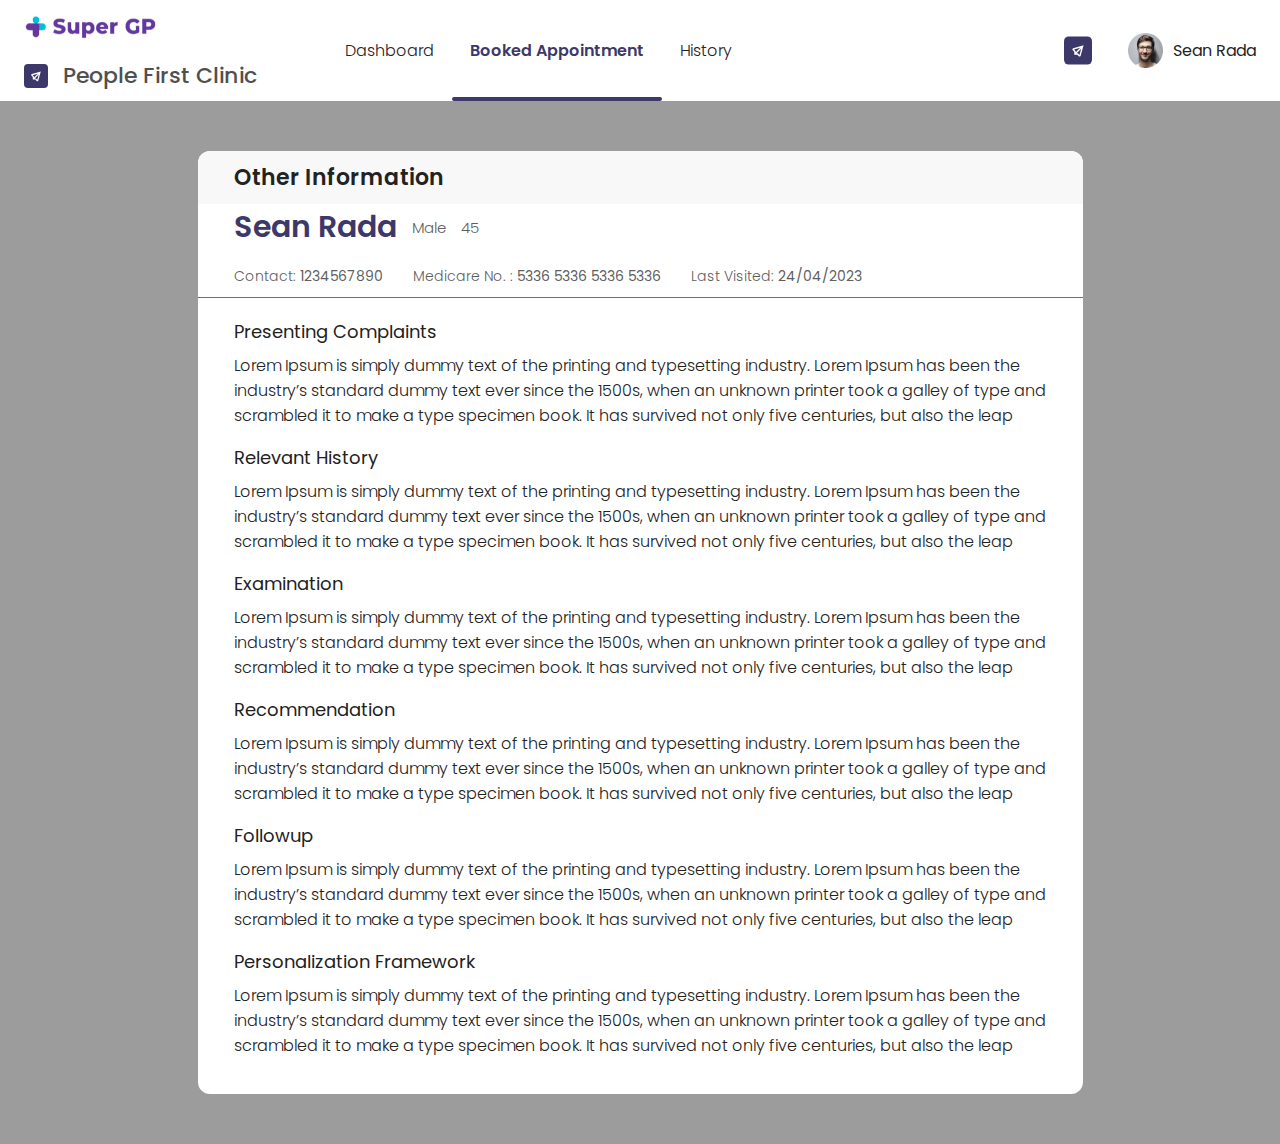
<file: index-7.html>
<!DOCTYPE html>
<html lang="en">
    <head>
        <meta charset="UTF-8">
        <meta name="viewport" content="width=device-width, initial-scale=1.0">
        <link rel="stylesheet" href="style.css">
        <link rel="preconnect" href="https://fonts.googleapis.com">
        <link rel="preconnect" href="https://fonts.gstatic.com" crossorigin>
        <link rel="preconnect" href="https://fonts.googleapis.com">
        <link rel="preconnect" href="https://fonts.gstatic.com" crossorigin>
        <link rel="preconnect" href="https://fonts.googleapis.com">
        <link rel="preconnect" href="https://fonts.gstatic.com" crossorigin>
        <link href="https://fonts.googleapis.com/css2?family=Poppins:wght@300;400;500;600;800&display=swap" rel="stylesheet">
        <title>Gp flow</title>
    </head>
    <body>
        <!-- header  -->
        <header class="header flex justify-between items-center bg-white">
            <div class="flex items-center">
                <div class="logo-wrapper">
                    <img
                        class="logo"
                        width="134px"
                        height="35px"
                        src="./assets/images/logo.png"
                        alt=""
                    >
                    <div class="flex items-center">
                        <img
                            class="mr-15"
                            width="24px"
                            height="24px"
                            src="./assets/images/send-cta.svg"
                            alt=""
                        >
                        <p class="text-grey1 text-22 font-semibold">People First Clinic</p>
                    </div>
                </div>
                <div class="flex links-wrapper">
                    <div class="link">
                        <a href="wwww.google.com">Dashboard</a>
                        <div class="bottom-line"></div>
                    </div>
                    <div class="link active">
                        <a href="wwww.google.com">Booked Appointment</a>
                        <div class="bottom-line"></div>
                    </div>
                    <div class="link">
                        <a href="wwww.google.com">History</a>
                        <div class="bottom-line"></div>
                    </div>
                </div>
            </div>
            <div class="flex items-center ml-10">
                <img
                    width="28px"
                    height="31px"
                    src="./assets/images/send-cta.svg"
                    alt=""
                >
                <img
                    class="user-icon"
                    width="35px"
                    height="35px"
                    src="./assets/images/chat-profile.png"
                    alt=""
                >
                <p class="text-grey text-base ml-10">Sean Rada</p>
            </div>
        </header>
        <!-- other information page-7  -->
        <section class="detail-section flex items-center justify-center">
            <div class="detail-card">
                <div class="title-ref">
                    <p class="text-grey2 text-22 font-bold">Other Information</p>
                </div>
                <div class="px-36 user-ref">
                    <div class="flex items-center justify-between">
                        <div class="flex items-center">
                            <p class="text-purple text-30 font-bold mr-15">Sean Rada</p>
                            <p class="text-grey3 text-15 font-thin">
                                Male
                                <span class="ml-10">45</span>
                            </p>
                        </div>
                    </div>
                    <div class="flex items-center mt-16">
                        <p class="text-grey3 text-xs font-thin">
                            Contact:
                            <span class="font-normal">1234567890</span>
                        </p>
                        <p class="text-grey3 text-xs font-thin ml-30">
                            Medicare No. :
                            <span class="font-normal">5336 5336 5336 5336</span>
                        </p>
                        <p class="text-grey3 text-xs font-thin ml-30">
                            Last Visited:
                            <span class="font-normal">24/04/2023</span>
                        </p>
                    </div>
                </div>
                <div class="details-note">
                    <p class="text-grey2 text-18 font-normal mt-16">Presenting Complaints</p>
                    <p class="text-grey2 text-base font-thin mt-8">Lorem Ipsum is simply dummy text of the printing and typesetting industry. Lorem Ipsum has been the industry’s standard dummy text ever since the 1500s, when an unknown printer took a galley of type and scrambled it to make a type specimen book. It has survived not only five centuries, but also the leap</p>
                    <p class="text-grey2 text-18 font-normal mt-16">Relevant History</p>
                    <p class="text-grey2 text-base font-thin mt-8">Lorem Ipsum is simply dummy text of the printing and typesetting industry. Lorem Ipsum has been the industry’s standard dummy text ever since the 1500s, when an unknown printer took a galley of type and scrambled it to make a type specimen book. It has survived not only five centuries, but also the leap</p>
                    <p class="text-grey2 text-18 font-normal mt-16">Examination</p>
                    <p class="text-grey2 text-base font-thin mt-8">Lorem Ipsum is simply dummy text of the printing and typesetting industry. Lorem Ipsum has been the industry’s standard dummy text ever since the 1500s, when an unknown printer took a galley of type and scrambled it to make a type specimen book. It has survived not only five centuries, but also the leap</p>
                    <p class="text-grey2 text-18 font-normal mt-16">Recommendation</p>
                    <p class="text-grey2 text-base font-thin mt-8">Lorem Ipsum is simply dummy text of the printing and typesetting industry. Lorem Ipsum has been the industry’s standard dummy text ever since the 1500s, when an unknown printer took a galley of type and scrambled it to make a type specimen book. It has survived not only five centuries, but also the leap</p>
                    <p class="text-grey2 text-18 font-normal mt-16">Followup</p>
                    <p class="text-grey2 text-base font-thin mt-8">Lorem Ipsum is simply dummy text of the printing and typesetting industry. Lorem Ipsum has been the industry’s standard dummy text ever since the 1500s, when an unknown printer took a galley of type and scrambled it to make a type specimen book. It has survived not only five centuries, but also the leap</p>
                    <p class="text-grey2 text-18 font-normal mt-16">Personalization Framework</p>
                    <p class="text-grey2 text-base font-thin mt-8">Lorem Ipsum is simply dummy text of the printing and typesetting industry. Lorem Ipsum has been the industry’s standard dummy text ever since the 1500s, when an unknown printer took a galley of type and scrambled it to make a type specimen book. It has survived not only five centuries, but also the leap</p>
                </div>
            </div>
        </section>
    </body>
</html>
</file>
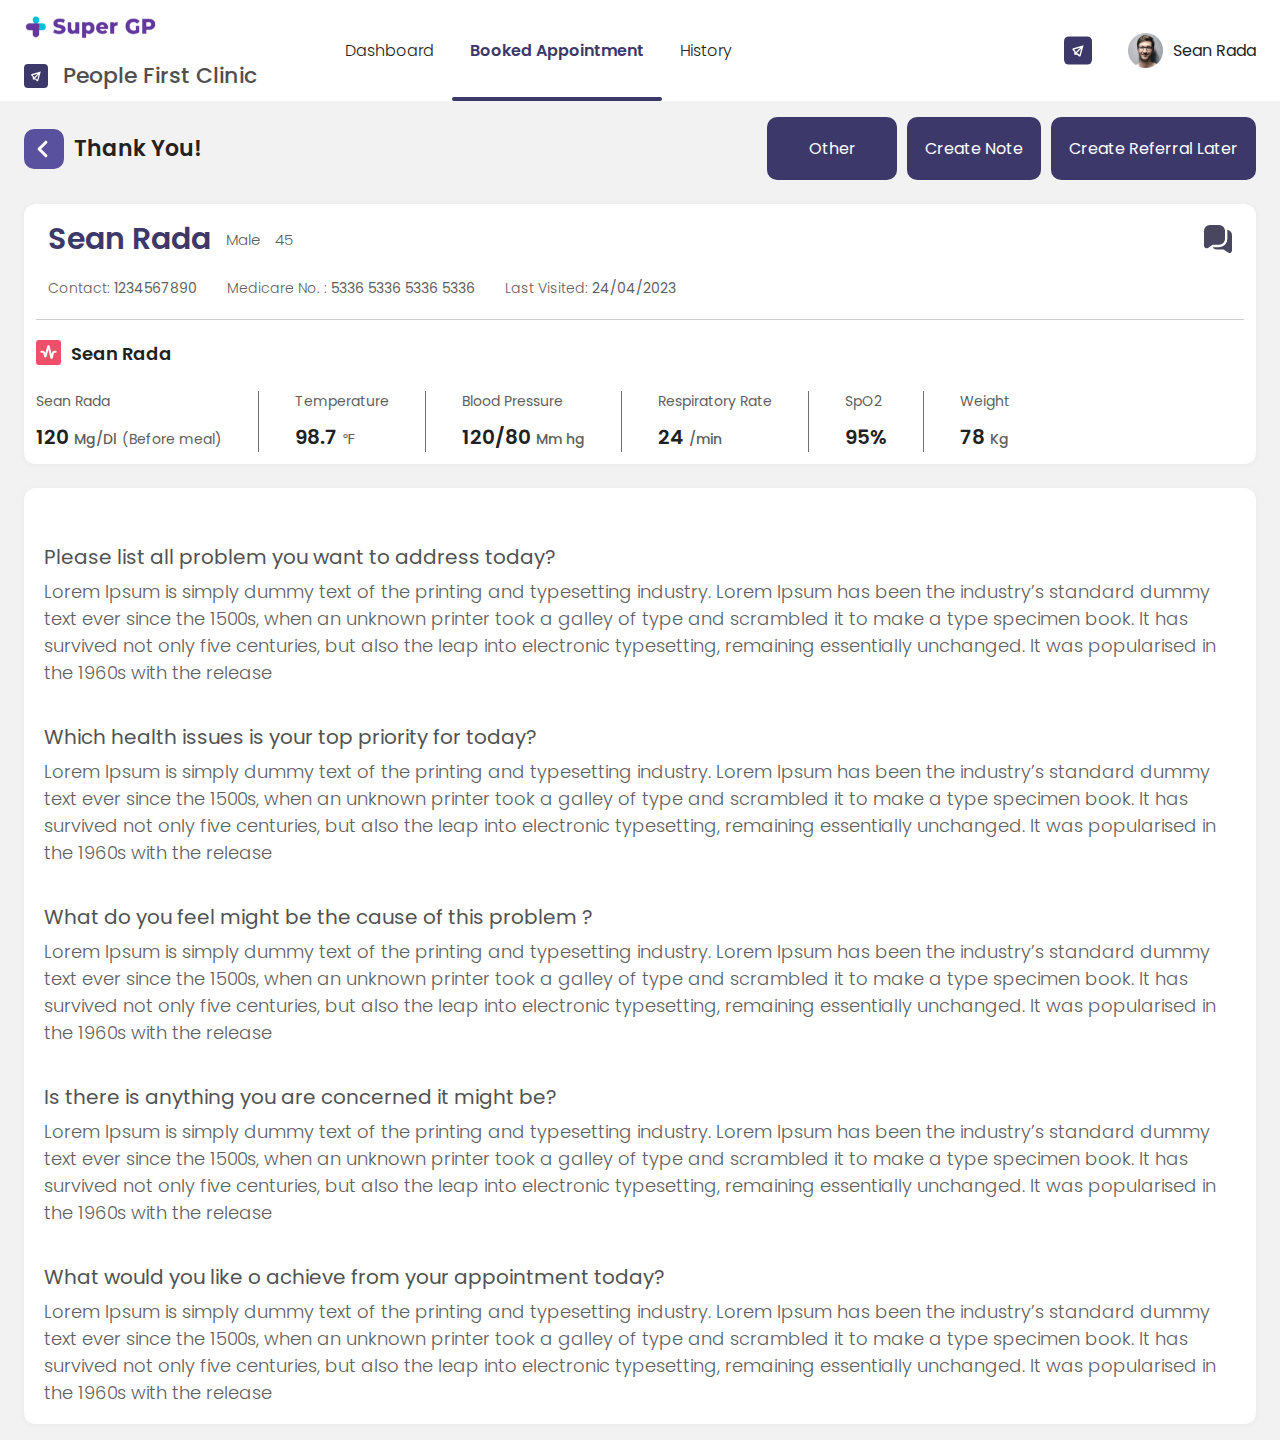
<file: index-8.html>
<!DOCTYPE html>
<html lang="en">
    <head>
        <meta charset="UTF-8">
        <meta name="viewport" content="width=device-width, initial-scale=1.0">
        <link rel="stylesheet" href="style.css">
        <link rel="preconnect" href="https://fonts.googleapis.com">
        <link rel="preconnect" href="https://fonts.gstatic.com" crossorigin>
        <link rel="preconnect" href="https://fonts.googleapis.com">
        <link rel="preconnect" href="https://fonts.gstatic.com" crossorigin>
        <link rel="preconnect" href="https://fonts.googleapis.com">
        <link rel="preconnect" href="https://fonts.gstatic.com" crossorigin>
        <link href="https://fonts.googleapis.com/css2?family=Poppins:wght@300;400;500;600;800&display=swap" rel="stylesheet">
        <title>Gp flow</title>
    </head>
    <body>
        <!-- header  -->
        <header class="header flex justify-between items-center bg-white">
            <div class="flex items-center">
                <div class="logo-wrapper">
                    <img
                        class="logo"
                        width="134px"
                        height="35px"
                        src="./assets/images/logo.png"
                        alt=""
                    >
                    <div class="flex items-center">
                        <img
                            class="mr-15"
                            width="24px"
                            height="24px"
                            src="./assets/images/send-cta.svg"
                            alt=""
                        >
                        <p class="text-grey1 text-22 font-semibold">People First Clinic</p>
                    </div>
                </div>
                <div class="flex links-wrapper">
                    <div class="link">
                        <a href="wwww.google.com">Dashboard</a>
                        <div class="bottom-line"></div>
                    </div>
                    <div class="link active">
                        <a href="wwww.google.com">Booked Appointment</a>
                        <div class="bottom-line"></div>
                    </div>
                    <div class="link">
                        <a href="wwww.google.com">History</a>
                        <div class="bottom-line"></div>
                    </div>
                </div>
            </div>
            <div class="flex items-center ml-10">
                <img
                    width="28px"
                    height="31px"
                    src="./assets/images/send-cta.svg"
                    alt=""
                >
                <img
                    class="user-icon"
                    width="35px"
                    height="35px"
                    src="./assets/images/chat-profile.png"
                    alt=""
                >
                <p class="text-grey text-base ml-10">Sean Rada</p>
            </div>
        </header>
        <!-- patient detail page-8  -->
        <section class="bg-grey1 patient-detail-wrapper flex">
            <div>
                <div class="flex items-center justify-between">
                    <div class="flex items-center">
                        <img
                            class="pointer"
                            width="40px"
                            height="40px"
                            src="./assets/images/arrow-left-purple.svg"
                            alt=""
                        >
                        <p class="text-grey2 text-22 font-bold ml-10">Thank You!</p>
                    </div>
                    <div class="flex">
                        <div class="flex items-center justify-center patient-detail-btn">
                            <p class="text-white text-base">Other</p>
                        </div>
                        <div class="flex items-center justify-center patient-detail-btn ml-10">
                            <p class="text-white text-base">Create Note</p>
                        </div>
                        <div class="flex items-center justify-center patient-detail-btn ml-10">
                            <p class="text-white text-base">Create Referral Later</p>
                        </div>
                    </div>
                </div>
                <div class="bg-white detail-left-first mt-24">
                    <div class="px-12">
                        <div class="flex items-center justify-between">
                            <div class="flex items-center">
                                <p class="text-purple text-30 font-bold mr-15">Sean Rada</p>
                                <p class="text-grey3 text-15 font-thin">
                                    Male
                                    <span class="ml-10">45</span>
                                </p>
                            </div>
                            <img
                                class="pointer"
                                width="28px"
                                height="28px"
                                src="./assets/images/messages.svg"
                                alt=""
                            >
                        </div>
                        <div class="flex items-center mt-16">
                            <p class="text-grey3 text-xs font-thin">
                                Contact:
                                <span class="font-normal">1234567890</span>
                            </p>
                            <p class="text-grey3 text-xs font-thin ml-30">
                                Medicare No. :
                                <span class="font-normal">5336 5336 5336 5336</span>
                            </p>
                            <p class="text-grey3 text-xs font-thin ml-30">
                                Last Visited:
                                <span class="font-normal">24/04/2023</span>
                            </p>
                        </div>
                    </div>
                    <div class="divider"></div>
                    <div class="flex">
                        <img
                            class="pointer"
                            width="25px"
                            height="25px"
                            src="./assets/images/vital.svg"
                            alt=""
                        >
                        <p class="text-grey4 text-18 font-bold ml-10">Sean Rada</p>
                    </div>
                    <div class="flex mt-24">
                        <div class="vital-first-nw">
                            <div>
                                <p class="text-grey3 text-xs font-normal mb-10">Sean Rada</p>
                                <p class="text-grey4 text-20 font-bold">
                                    120
                                    <span class="text-grey3 text-xs font-semibold">Mg/Dl</span>
                                    <span class="text-grey3 text-xs font-normal">(Before meal)</span>
                                </p>
                            </div>
                        </div>
                        <div class="flex justify-center vital-data">
                            <div>
                                <p class="text-grey3 text-xs font-normal mb-10">Temperature</p>
                                <p class="text-grey4 text-20 font-bold">
                                    98.7
                                    <span class="text-grey3 text-xs font-semibold">&#8457;</span>
                                </p>
                            </div>
                        </div>
                        <div class="flex justify-center vital-data">
                            <div>
                                <p class="text-grey3 text-xs font-normal mb-10">Blood Pressure</p>
                                <p class="text-grey4 text-20 font-bold">
                                    120/80
                                    <span class="text-grey3 text-xs font-semibold">Mm hg</span>
                                </p>
                            </div>
                        </div>
                        <div class="flex justify-center vital-data">
                            <div>
                                <p class="text-grey3 text-xs font-normal mb-10">Respiratory Rate</p>
                                <p class="text-grey4 text-20 font-bold">
                                    24
                                    <span class="text-grey3 text-xs font-semibold">/min</span>
                                </p>
                            </div>
                        </div>
                        <div class="flex justify-center vital-data">
                            <div>
                                <p class="text-grey3 text-xs font-normal mb-10">SpO2</p>
                                <p class="text-grey4 text-20 font-bold">95%</p>
                            </div>
                        </div>
                        <div class="flex justify-center vital-third-nw">
                            <div>
                                <p class="text-grey3 text-xs font-normal mb-10">Weight</p>
                                <p class="text-grey4 text-20 font-bold">
                                    78
                                    <span class="text-grey3 text-xs font-semibold">Kg</span>
                                </p>
                            </div>
                        </div>
                    </div>
                </div>
                <div class="detail-left-second bg-white">
                    <div class="mt-36">
                        <p class="text-grey5 text-20 font-normal">Please list all problem you want to address today?</p>
                        <p class="text-grey3 text-18 font-thin mt-6">Lorem Ipsum is simply dummy text of the printing and typesetting industry. Lorem Ipsum has been the industry’s standard dummy text ever since the 1500s, when an unknown printer took a galley of type and scrambled it to make a type specimen book. It has survived not only five centuries, but also the leap into electronic typesetting, remaining essentially unchanged. It was popularised in the 1960s with the release</p>
                    </div>
                    <div class="mt-36">
                        <p class="text-grey5 text-20 font-normal">Which health issues is your top priority for today?</p>
                        <p class="text-grey3 text-18 font-thin mt-6">Lorem Ipsum is simply dummy text of the printing and typesetting industry. Lorem Ipsum has been the industry’s standard dummy text ever since the 1500s, when an unknown printer took a galley of type and scrambled it to make a type specimen book. It has survived not only five centuries, but also the leap into electronic typesetting, remaining essentially unchanged. It was popularised in the 1960s with the release</p>
                    </div>
                    <div class="mt-36">
                        <p class="text-grey5 text-20 font-normal">What do you feel might be the cause of this problem ?</p>
                        <p class="text-grey3 text-18 font-thin mt-6">Lorem Ipsum is simply dummy text of the printing and typesetting industry. Lorem Ipsum has been the industry’s standard dummy text ever since the 1500s, when an unknown printer took a galley of type and scrambled it to make a type specimen book. It has survived not only five centuries, but also the leap into electronic typesetting, remaining essentially unchanged. It was popularised in the 1960s with the release</p>
                    </div>
                    <div class="mt-36">
                        <p class="text-grey5 text-20 font-normal">Is there is anything you are concerned it might be?</p>
                        <p class="text-grey3 text-18 font-thin mt-6">Lorem Ipsum is simply dummy text of the printing and typesetting industry. Lorem Ipsum has been the industry’s standard dummy text ever since the 1500s, when an unknown printer took a galley of type and scrambled it to make a type specimen book. It has survived not only five centuries, but also the leap into electronic typesetting, remaining essentially unchanged. It was popularised in the 1960s with the release</p>
                    </div>
                    <div class="mt-36">
                        <p class="text-grey5 text-20 font-normal">What would you like o achieve from your appointment today?</p>
                        <p class="text-grey3 text-18 font-thin mt-6">Lorem Ipsum is simply dummy text of the printing and typesetting industry. Lorem Ipsum has been the industry’s standard dummy text ever since the 1500s, when an unknown printer took a galley of type and scrambled it to make a type specimen book. It has survived not only five centuries, but also the leap into electronic typesetting, remaining essentially unchanged. It was popularised in the 1960s with the release</p>
                    </div>
                </div>
            </div>
        </section>
    </body>
</html>
</file>
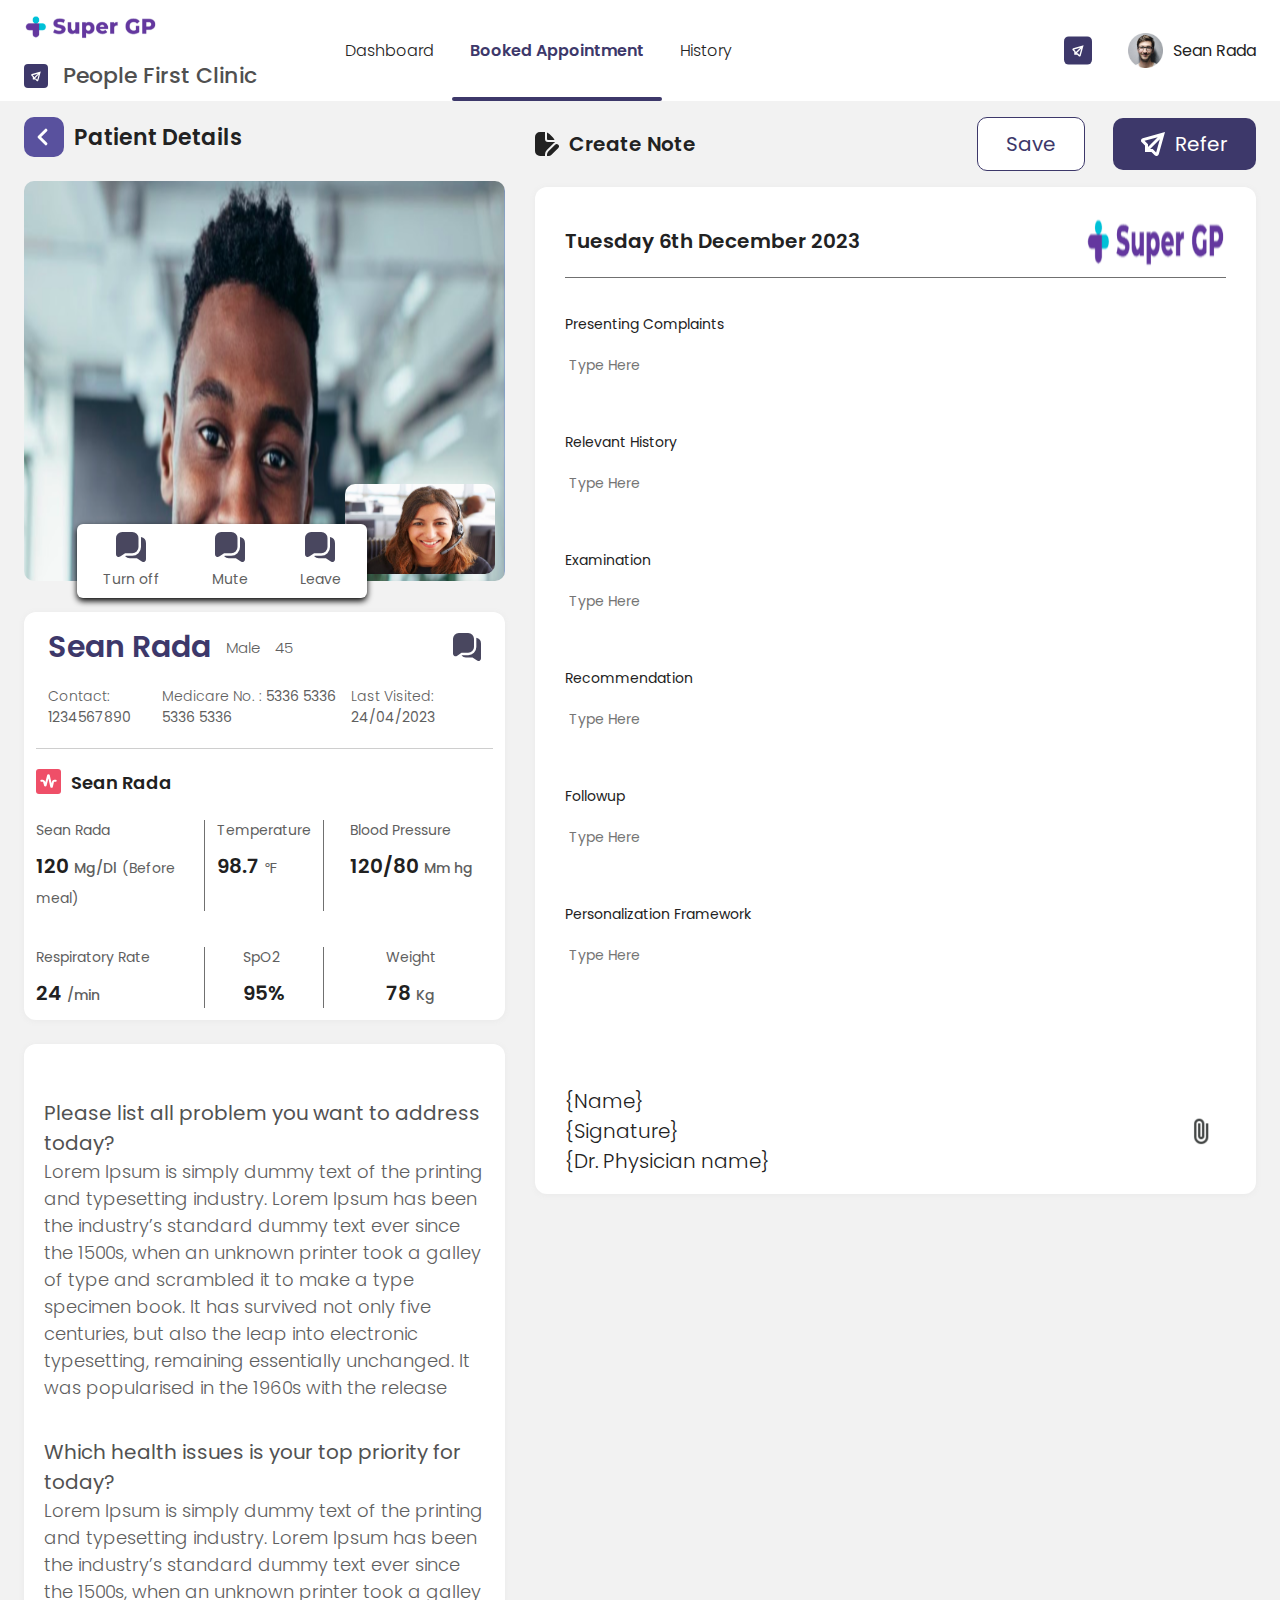
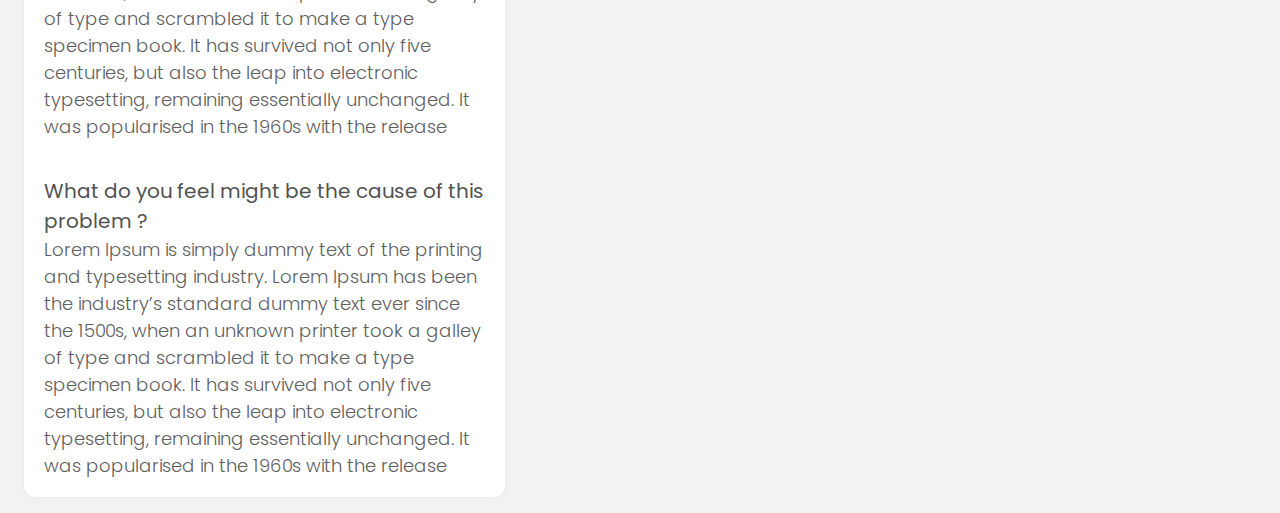
<file: index-9.html>
<!DOCTYPE html>
<html lang="en">
    <head>
        <meta charset="UTF-8">
        <meta name="viewport" content="width=device-width, initial-scale=1.0">
        <link rel="stylesheet" href="style.css">
        <link rel="preconnect" href="https://fonts.googleapis.com">
        <link rel="preconnect" href="https://fonts.gstatic.com" crossorigin>
        <link rel="preconnect" href="https://fonts.googleapis.com">
        <link rel="preconnect" href="https://fonts.gstatic.com" crossorigin>
        <link rel="preconnect" href="https://fonts.googleapis.com">
        <link rel="preconnect" href="https://fonts.gstatic.com" crossorigin>
        <link href="https://fonts.googleapis.com/css2?family=Poppins:wght@300;400;500;600;800&display=swap" rel="stylesheet">
        <title>Gp flow</title>
    </head>
    <body>
        <!-- header  -->
        <header class="header flex justify-between items-center bg-white">
            <div class="flex items-center">
                <div class="logo-wrapper">
                    <img
                        class="logo"
                        width="134px"
                        height="35px"
                        src="./assets/images/logo.png"
                        alt=""
                    >
                    <div class="flex items-center">
                        <img
                            class="mr-15"
                            width="24px"
                            height="24px"
                            src="./assets/images/send-cta.svg"
                            alt=""
                        >
                        <p class="text-grey1 text-22 font-semibold">People First Clinic</p>
                    </div>
                </div>
                <div class="flex links-wrapper">
                    <div class="link">
                        <a href="wwww.google.com">Dashboard</a>
                        <div class="bottom-line"></div>
                    </div>
                    <div class="link active">
                        <a href="wwww.google.com">Booked Appointment</a>
                        <div class="bottom-line"></div>
                    </div>
                    <div class="link">
                        <a href="wwww.google.com">History</a>
                        <div class="bottom-line"></div>
                    </div>
                </div>
            </div>
            <div class="flex items-center ml-10">
                <img
                    width="28px"
                    height="31px"
                    src="./assets/images/send-cta.svg"
                    alt=""
                >
                <img
                    class="user-icon"
                    width="35px"
                    height="35px"
                    src="./assets/images/chat-profile.png"
                    alt=""
                >
                <p class="text-grey text-base ml-10">Sean Rada</p>
            </div>
        </header>
       <!-- patient detail page-9 -->
        <section class="bg-grey1 patient-detail-wrapper flex">
            <div class="left-section">
                <div class="flex items-center">
                    <img
                        class="pointer"
                        width="40px"
                        height="40px"
                        src="./assets/images/arrow-left-purple.svg"
                        alt=""
                    >
                    <p class="text-grey2 text-22 font-bold ml-10">Patient Details</p>
                </div>
                <div class="video-call-wrapper">
                    <img
                        class="video-first"
                        width="100%"
                        height="400px"
                        src="./assets/images/video1.png"
                        alt=""
                    >
                    <img
                        class="video-second"
                        width="150px"
                        height="90px"
                        src="./assets/images/video2.png"
                        alt=""
                    >
                    <div class="video-btn-wrapper flex items-center">
                        <div class="text-center video-btn">
                            <img
                                width="30px"
                                height="30px"
                                src="./assets/images/messages.svg"
                                alt=""
                            >
                            <p class="text-grey3 text-xs font-normal">Turn off</p>
                        </div>
                        <div class="text-center video-btn">
                            <img
                                width="30px"
                                height="30px"
                                src="./assets/images/messages.svg"
                                alt=""
                            >
                            <p class="text-grey3 text-xs font-normal">Mute</p>
                        </div>
                        <div class="text-center video-btn">
                            <img
                                width="30px"
                                height="30px"
                                src="./assets/images/messages.svg"
                                alt=""
                            >
                            <p class="text-grey3 text-xs font-normal">Leave</p>
                        </div>
                    </div>
                </div>
                <div class="bg-white detail-left-first mt-24">
                    <div class="px-12">
                        <div class="flex items-center justify-between">
                            <div class="flex items-center">
                                <p class="text-purple text-30 font-bold mr-15">Sean Rada</p>
                                <p class="text-grey3 text-15 font-thin">
                                    Male
                                    <span class="ml-10">45</span>
                                </p>
                            </div>
                            <img
                                class="pointer"
                                width="28px"
                                height="28px"
                                src="./assets/images/messages.svg"
                                alt=""
                            >
                        </div>
                        <div class="flex items-center justify-between mt-16">
                            <p class="text-grey3 text-xs font-thin">
                                Contact:
                                <span class="font-normal">1234567890</span>
                            </p>
                            <p class="text-grey3 text-xs font-thin">
                                Medicare No. :
                                <span class="font-normal">5336 5336 5336 5336</span>
                            </p>
                            <p class="text-grey3 text-xs font-thin">
                                Last Visited:
                                <span class="font-normal">24/04/2023</span>
                            </p>
                        </div>
                    </div>
                    <div class="divider"></div>
                    <div class="flex">
                        <img
                            class="pointer"
                            width="25px"
                            height="25px"
                            src="./assets/images/vital.svg"
                            alt=""
                        >
                        <p class="text-grey4 text-18 font-bold ml-10">Sean Rada</p>
                    </div>
                    <div class="flex mt-24">
                        <div class="vital-first">
                            <div>
                                <p class="text-grey3 text-xs font-normal mb-10">Sean Rada</p>
                                <p class="text-grey4 text-20 font-bold">
                                    120
                                    <span class="text-grey3 text-xs font-semibold">Mg/Dl</span>
                                    <span class="text-grey3 text-xs font-normal">(Before meal)</span>
                                </p>
                            </div>
                        </div>
                        <div class="flex justify-center vital-second">
                            <div>
                                <p class="text-grey3 text-xs font-normal mb-10">Temperature</p>
                                <p class="text-grey4 text-20 font-bold">
                                    98.7
                                    <span class="text-grey3 text-xs font-semibold">&#8457;</span>
                                </p>
                            </div>
                        </div>
                        <div class="flex justify-center vital-third">
                            <div>
                                <p class="text-grey3 text-xs font-normal mb-10">Blood Pressure</p>
                                <p class="text-grey4 text-20 font-bold">
                                    120/80
                                    <span class="text-grey3 text-xs font-semibold">Mm hg</span>
                                </p>
                            </div>
                        </div>
                    </div>
                    <div class="flex mt-36">
                        <div class="vital-first">
                            <div>
                                <p class="text-grey3 text-xs font-normal mb-10">Respiratory Rate</p>
                                <p class="text-grey4 text-20 font-bold">
                                    24
                                    <span class="text-grey3 text-xs font-semibold">/min</span>
                                </p>
                            </div>
                        </div>
                        <div class="flex justify-center vital-second">
                            <div>
                                <p class="text-grey3 text-xs font-normal mb-10">SpO2</p>
                                <p class="text-grey4 text-20 font-bold">95%</p>
                            </div>
                        </div>
                        <div class="flex justify-center vital-third">
                            <div>
                                <p class="text-grey3 text-xs font-normal mb-10">Weight</p>
                                <p class="text-grey4 text-20 font-bold">
                                    78
                                    <span class="text-grey3 text-xs font-semibold">Kg</span>
                                </p>
                            </div>
                        </div>
                    </div>
                </div>
                <div class="detail-left-second bg-white">
                    <div class="mt-36">
                        <p class="text-grey5 text-20 font-normal">Please list all problem you want to address today?</p>
                        <p class="text-grey3 text-18 font-thin">Lorem Ipsum is simply dummy text of the printing and typesetting industry. Lorem Ipsum has been the industry’s standard dummy text ever since the 1500s, when an unknown printer took a galley of type and scrambled it to make a type specimen book. It has survived not only five centuries, but also the leap into electronic typesetting, remaining essentially unchanged. It was popularised in the 1960s with the release</p>
                    </div>
                    <div class="mt-36">
                        <p class="text-grey5 text-20 font-normal">Which health issues is your top priority for today?</p>
                        <p class="text-grey3 text-18 font-thin">Lorem Ipsum is simply dummy text of the printing and typesetting industry. Lorem Ipsum has been the industry’s standard dummy text ever since the 1500s, when an unknown printer took a galley of type and scrambled it to make a type specimen book. It has survived not only five centuries, but also the leap into electronic typesetting, remaining essentially unchanged. It was popularised in the 1960s with the release</p>
                    </div>
                    <div class="mt-36">
                        <p class="text-grey5 text-20 font-normal">What do you feel might be the cause of this problem ?</p>
                        <p class="text-grey3 text-18 font-thin">Lorem Ipsum is simply dummy text of the printing and typesetting industry. Lorem Ipsum has been the industry’s standard dummy text ever since the 1500s, when an unknown printer took a galley of type and scrambled it to make a type specimen book. It has survived not only five centuries, but also the leap into electronic typesetting, remaining essentially unchanged. It was popularised in the 1960s with the release</p>
                    </div>
                </div>
            </div>
            <div class="right-section">
                <form action="/">
                    <div class="flex items-center justify-between">
                        <div class="flex items-center">
                            <img
                                width="24px"
                                height="24px"
                                src="./assets/images/create-letter.svg"
                                alt=""
                            >
                            <p class="text-grey2 text-20 font-bold ml-10">Create Note</p>
                        </div>
                        <div class="flex items-center">
                            <a class="save-btn" href="/">Save</a>
                            <a class="refer-btn flex items-center" href="/">
                                <img
                                    width="24px"
                                    height="24px"
                                    src="./assets/images/paper-plane.svg"
                                    alt=""
                                >
                                <span class="text-white text-20 ml-10">Refer</span>
                            </a>
                        </div>
                    </div>
                    <div class="form-second-sec bg-white flex flex-col justify-between">
                        <div class="flex flex-col">
                            <div class="flex items-center justify-between form-date">
                                <p class="text-grey2 text-20 font-bold">Tuesday 6th December 2023</p>
                                <img
                                    width="140px"
                                    height="72px"
                                    src="./assets/images/logo.png"
                                    alt=""
                                >
                            </div>
                            <div class="mt-36">
                                <p class="text-grey2 text-xs font-normal">Presenting Complaints</p>
                                <input class="input text-grey2 text-xs font-normal" type="text" placeholder="Type Here">
                            </div>
                            <div class="mt-36">
                                <p class="text-grey2 text-xs font-normal">Relevant History</p>
                                <input class="input text-grey2 text-xs font-normal" type="text" placeholder="Type Here">
                            </div>
                            
                            <div class="mt-36">
                                <p class="text-grey2 text-xs font-normal">Examination</p>
                                <input class="input text-grey2 text-xs font-normal" type="text" placeholder="Type Here">
                            </div>

                            <div class="mt-36">
                                <p class="text-grey2 text-xs font-normal">Recommendation</p>
                                <input class="input text-grey2 text-xs font-normal" type="text" placeholder="Type Here">
                            </div>

                            <div class="mt-36">
                                <p class="text-grey2 text-xs font-normal">Followup</p>
                                <input class="input text-grey2 text-xs font-normal" type="text" placeholder="Type Here">
                            </div>

                            <div class="mt-36">
                                <p class="text-grey2 text-xs font-normal">Personalization Framework</p>
                                <input class="input text-grey2 text-xs font-normal" type="text" placeholder="Type Here">
                            </div>
                        </div>

                        <div class="flex items-center justify-between mt-100">
                            <p class="text-grey2 text-20 font-thin">
                                {Name}
                                <br>
                                {Signature}
                                <br>
                                {Dr. Physician name}
                            </p>
                            <img
                                width="45px"
                                height="58px"
                                src="./assets/images/attachment.png"
                                alt=""
                            >
                        </div>
                    </div>
                </form>
            </div>
        </section>
        
    </body>
</html>
</file>
<file: style.css>
* {
    margin: 0;
    padding: 0;
    box-sizing: border-box;
    -webkit-box-sizing: border-box;
    -moz-box-sizing: border-box;
}

body {
    font-family: 'Poppins', sans-serif;
}

html,
body {
    height: 100%;
}

.container {
    margin: 0 auto;
    padding: 0 42px;
    max-width: 1280px;
}

@media (min-width: 1600px) {
    .container {
        max-width: 1400px;
    }
}

@media (max-width: 1128px) {
    .container {
        max-width: 900px;
        padding: 0px 20px;
    }
}

@media (max-width: 750px) {
    .container {
        max-width: 718px;
        padding: 0px 16px;
    }
}

.flex {
    display: flex;
}

.flex-col {
    flex-direction: column;
}

.items-center {
    align-items: center;
}

.items-end {
    align-items: flex-end;
}

.justify-center {
    justify-content: center;
}

.justify-between {
    justify-content: space-between;
}

.shrink-0 {
    flex-shrink: 0;
}

.pointer {
    cursor: pointer;
}

.leading-33 {
    line-height: 33px;
}

.leading-24 {
    line-height: 24px;
}

.text-xs {
    font-size: 14px;
}

.text-15 {
    font-size: 15px;
}

.text-18 {
    font-size: 18px;
}

.text-22 {
    font-size: 22px;
}

.text-21 {
    font-size: 21px;
}

.text-20 {
    font-size: 20px;
}

.text-30 {
    font-size: 30px;
}

.text-base {
    font-size: 16px;
}

.text-black {
    color: #000;
}

.text-white {
    color: #fff;
}

.text-grey {
    color: #232323;
}

.text-grey1 {
    color: #505050;
}

.text-grey2 {
    color: #222222;
}

.text-grey3 {
    color: #5F5F5F;
}

.text-grey4 {
    color: #212121;
}

.text-grey5 {
    color: #525252;
}

.text-purple {
    color: #3D386A;
}

.text-blue {
    color: #1A62C4;
}

.font-thin {
    font-weight: 300;
}

.font-normal {
    font-weight: 400;
}

.font-semibold {
    font-weight: 500;
}

.font-bold {
    font-weight: 600;
}

.h-full {
    height: 100%;
}

.h-full-calc {
    height: calc(100% - 100px);
}

.bg-grey {
    background-color: #F6F6F6;
}

.bg-grey1 {
    background-color: #f2f2f2;
}

.bg-grey2 {
    background-color: #00000014;
}

.bg-white {
    background-color: #fff;
}

.overflow-auto {
    overflow: auto;
}

.break-word {
    word-break: break-all;
}

.text-center {
    text-align: center;
}

.visible-hidden {
    visibility: hidden;
}

.mb-10 {
    margin-bottom: 10px;
}

.mb-12 {
    margin-bottom: 12px;
}

.mb-14 {
    margin-bottom: 14px;
}

.mt-24 {
    margin-top: 24px;
}

.mt-6 {
    margin-top: 6px;
}

.mt-8 {
    margin-top: 8px;
}

.mt-10 {
    margin-top: 10px;
}

.mt-16 {
    margin-top: 16px;
}

.mt-36 {
    margin-top: 36px;
}

.mt-100 {
    margin-top: 100px;
}

.mr-15 {
    margin-right: 15px;
}

.ml-35 {
    margin-left: 35px;
}

.ml-10 {
    margin-left: 10px;
}

.ml-30 {
    margin-left: 30px;
}

.px-12 {
    padding: 0 12px;
}

.pl-10 {
    padding-left: 10px;
}

.pr-10 {
    padding-right: 10px;
}

.px-36 {
    padding: 0 36px;
}

.header {
    z-index: 10;
    padding: 0 24px;
}

.header .logo-wrapper {
    margin-right: 70px;
}

.header .logo-wrapper .logo {
    margin-bottom: 8px;
}

.header .links-wrapper a {
    text-decoration: none;
    font-size: 16px;
    color: #232323;
    font-weight: 300;
}

.header .links-wrapper .active a{
    color: #3D386A;
    font-weight: 600;
}

.header .links-wrapper .link { 
    padding: 38px 18px;
    position: relative;
}

.header .links-wrapper .active .bottom-line {
    position: absolute;
    left: 0;
    bottom: 0;
    width: 100%;
    height: 4px;
    border-radius: 10px;
    background-color: #3D386A;
}


.header .user-icon {
    margin-left: 36px;
}

.chat-wrapper {
    width: 35%;
    background-color: #fff;
    margin-left: auto;
    height: 100%
}

.chat-wrapper .chat-heading {
    padding: 22px 24px;
    border-bottom: 1px solid #ccc;
}

.chat-wrapper .message {
    margin-left: 33px;
}

.chat-wrapper .chat-user {
    padding: 38px 24px;
}

.chat-wrapper .chat-profile {
    width: 50px;
    height: 50px;
    border-radius: 50%;
    margin-right: 21px;
}

.chat-wrapper .chat-notification {
    width: 38px;
    height: 38px;
    background-color: #0BBC7F;
    border-radius: 50%;
}

.chat-wrapper-open {
    margin-left: auto;
    width: 35%;
    background-color: #F6F6F6;
}

.chat-wrapper .chat-user-open {
    padding: 24px 14px;
}

.chat-wrapper .chat-back-btn {
    width: 40px;
    height: 40px;
    margin-right: 24px;
    cursor: pointer;
}

.chat-wrapper .chat-back-btn img {
    width: 100%;
}

.chat-wrapper .chat-msg-wrapper {
    padding: 12px 6px 30px 56px;
}

.chat-wrapper .chat-msg-card {
    padding: 10px 15px;
    border-radius: 10px;
    margin-bottom: 6px;
}

.chat-wrapper .chat-msg-wrapper img {
    width: 30px;
    height: 30px;
    border-radius: 50%;
    margin-left: 6px;
    margin-bottom: 6px;
}

.chat-wrapper .chat-msg-wrapper a {
    text-decoration: none;
}

.chat-wrapper .input-text-wrapper {
    position: relative;
    width: 100%;
}


.chat-wrapper .input-text-wrapper input {
    border: none;
    outline: none;
    width: 100%;
    padding: 28px 84px 28px 22px;
    background-color: #fff;
    font-size: 16px;
    line-height: 24px;
}

.chat-wrapper .send-btn {
    position: absolute;
    right: 12px;
    top: 10px;
    width: 60px;
    height: 60px;
    cursor: pointer;
}

.chat-wrapper .send-btn img {
    width: 100%;
}

.patient-detail-wrapper {
    padding: 16px 24px;
}

.patient-detail-wrapper .left-section {
    width: 40%;
    margin-right: 30px;
}

.patient-detail-wrapper .detail-left-first {
    border-radius: 12px;
    box-shadow: 0px 1px 6px #95959515;
    padding: 12px 12px;
}

.patient-detail-wrapper .divider {
    border-bottom: 1px solid #CECECE;
    margin: 20px 0;
}

.patient-detail-wrapper .vital-first {
    width: 37%;
    border-right: 1px solid #707070;
    padding-right: 6px;
}

.patient-detail-wrapper .vital-second {
    width: 26%;
    border-right: 1px solid #707070;
    padding-left: 6px;
    padding-right: 6px;
}

.patient-detail-wrapper .vital-third {
    width: 37%;
    padding-left: 6px;
}

.patient-detail-wrapper .detail-left-second {
    border-radius: 12px;
    box-shadow: 0px 1px 6px #95959515;
    padding: 18px 20px;
    margin-top: 24px;
}

.patient-detail-wrapper .right-section {
    width: 60%;
}

.patient-detail-wrapper .save-btn { 
    color: #3D386A;
    font-size: 20px;
    padding: 11px 28px;
    background-color: white;
    border: 1px solid #3D386A;
    border-radius: 10px;
    text-decoration: none;
    outline: none;
}

.patient-detail-wrapper .refer-btn { 
    color: #fff;
    font-size: 20px;
    padding: 11px 28px;
    background-color: #3D386A;
    border-radius: 10px;
    text-decoration: none;
    outline: none;
    margin-left: 28px;
}

.patient-detail-wrapper .form-second-sec {
    box-shadow: 0px 1px 6px #95959515;
    padding: 18px 30px;
    margin-top: 16px;
    border-radius: 12px;
    /* min-height: 100vh; */
}

.patient-detail-wrapper .form-date {
    border-bottom: 1px solid #707070;
}

.patient-detail-wrapper .input {
    border: none;
    outline: none;
    padding: 20px 4px;
    font-family: 'Poppins', sans-serif;
    width: 100%;
}

.patient-detail-wrapper .input-border {
    border-bottom: 1px solid #707070;
}

.patient-detail-wrapper .video-call-wrapper {
    position: relative;
    margin-top: 24px;
}

.patient-detail-wrapper .video-first {
    border-radius: 10px;
}

.patient-detail-wrapper .video-second {
    position: absolute;
    right: 10px;
    bottom: 14px;
    border-radius: 10px;
}

.patient-detail-wrapper .video-btn-wrapper {
    position: absolute;
    bottom: -10px;
    left: 11%;
    background-color: #fff;
    box-shadow: 0px 3px 6px #000000;
    border-radius: 6px;
    padding: 0px;
}

.patient-detail-wrapper .video-btn {
    margin: 8px 26px;
    cursor: pointer;
}

.detail-section {
    width: 100%;
    padding: 50px;
    background-color: #00000063;
}

.detail-section .detail-card {
    background-color: #fff;
    border-radius: 12px;
    width: 75%;
}

.detail-section .title-ref {
    padding: 10px 36px;
    background-color: #F8F8F8;
    border-top-left-radius: 12px;
    border-top-right-radius: 12px;
}

.detail-section .user-ref {
    padding-bottom: 10px;
    border-bottom: 1px solid #707070;
}

.detail-section .details-ref {
    padding: 40px 95px 24px;
}

.detail-section .details-note {
    padding: 4px 36px 36px;
}

.patient-detail-wrapper .vital-first-nw {
    border-right: 1px solid #707070;
    padding-right: 36px;
}

.patient-detail-wrapper .vital-data {
    border-right: 1px solid #707070;
    padding-left: 36px;
    padding-right: 36px;
}

.patient-detail-wrapper .vital-third-nw {
    padding-left: 36px;
}

.patient-detail-wrapper .patient-detail-btn {
    min-width: 130px;
    background-color: #3D386A;
    border-radius: 10px;
    padding: 19px 18px;
    cursor: pointer;
}

.user-detail-wrapper {
    background-color: #F2F2F2;
    padding: 60px 40px;
}

.user-detail { 
    background-color: #fff;
    border-radius: 2px;
    padding: 0 60px 60px;
    width: 75%;
}

.user-detail-text-wrapper {
    margin-left: 246px;
}

.user-name-wrapper {
    margin-top: -26px;
}

.user-name {
    font-size: 50px;
    margin-left: 32px;
}

.user-detail-label {
    min-width: 170px;
    flex-shrink: 0;
}
</file>
